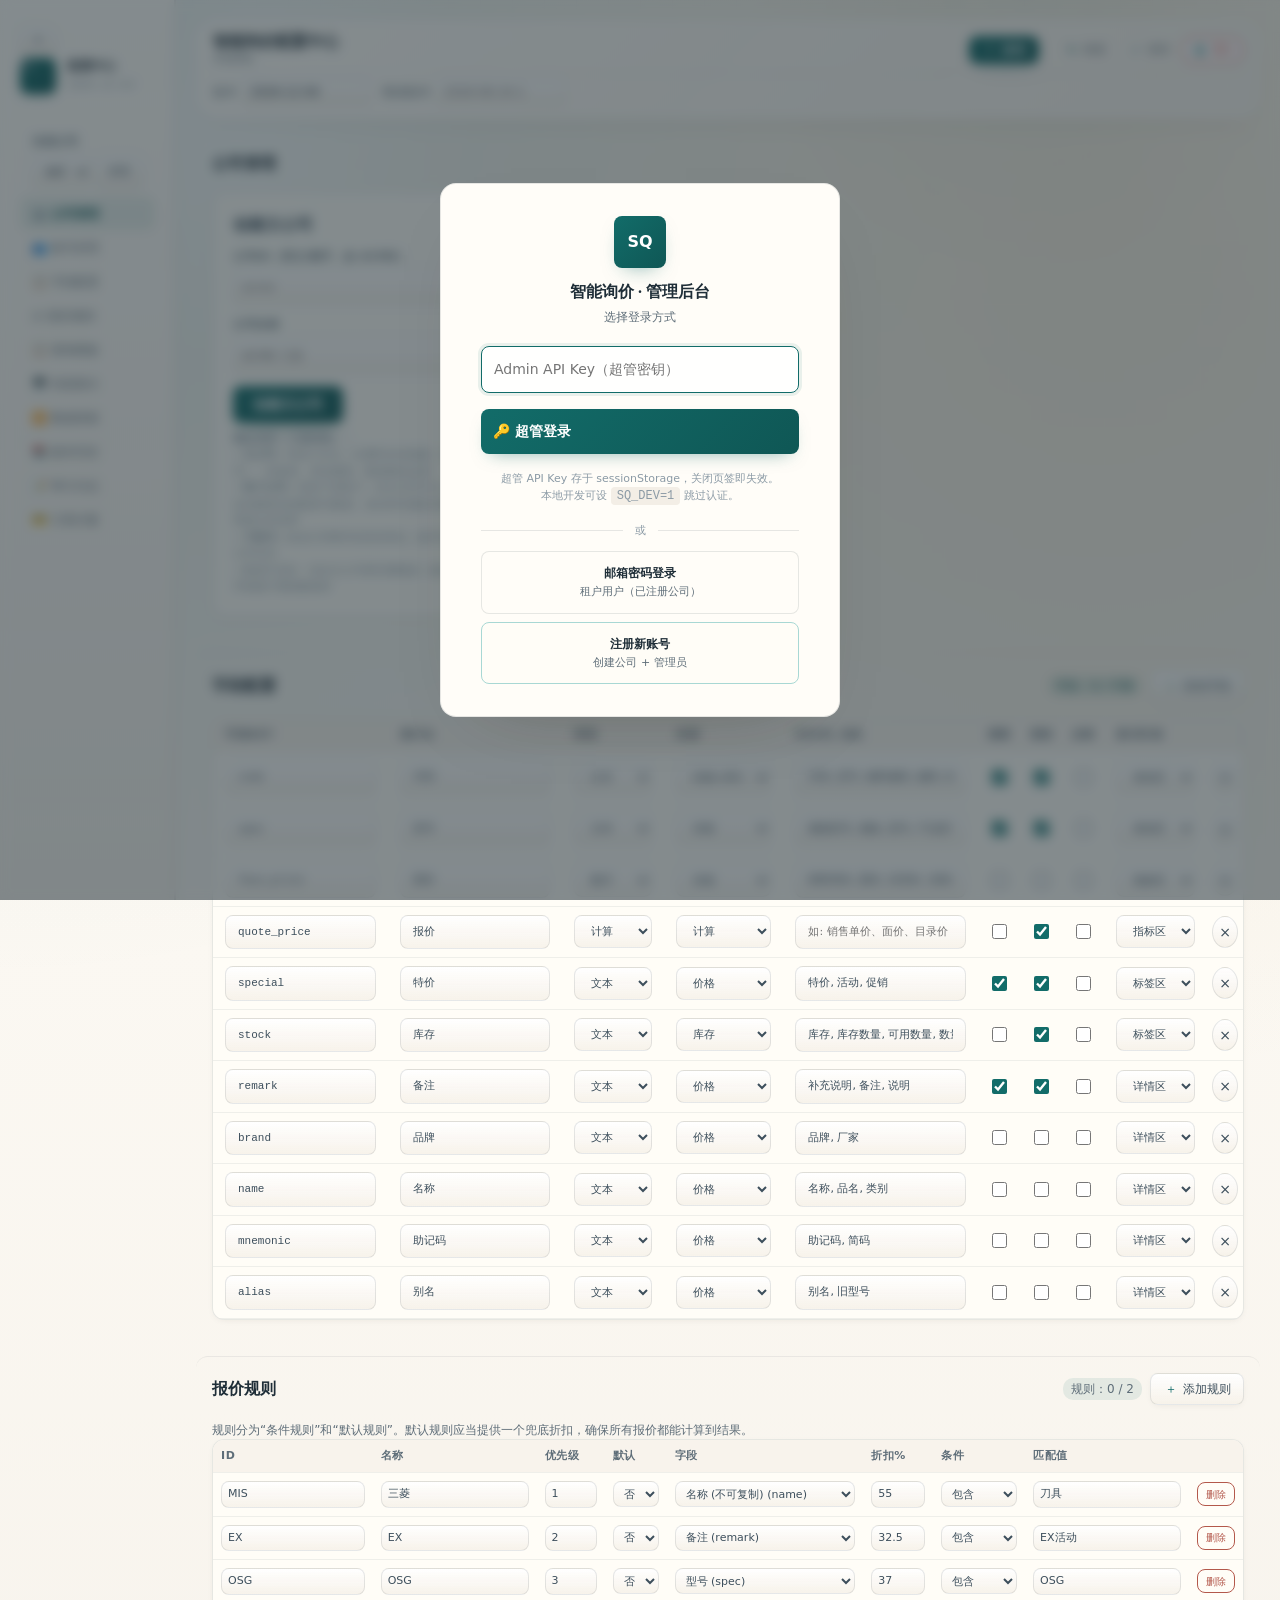
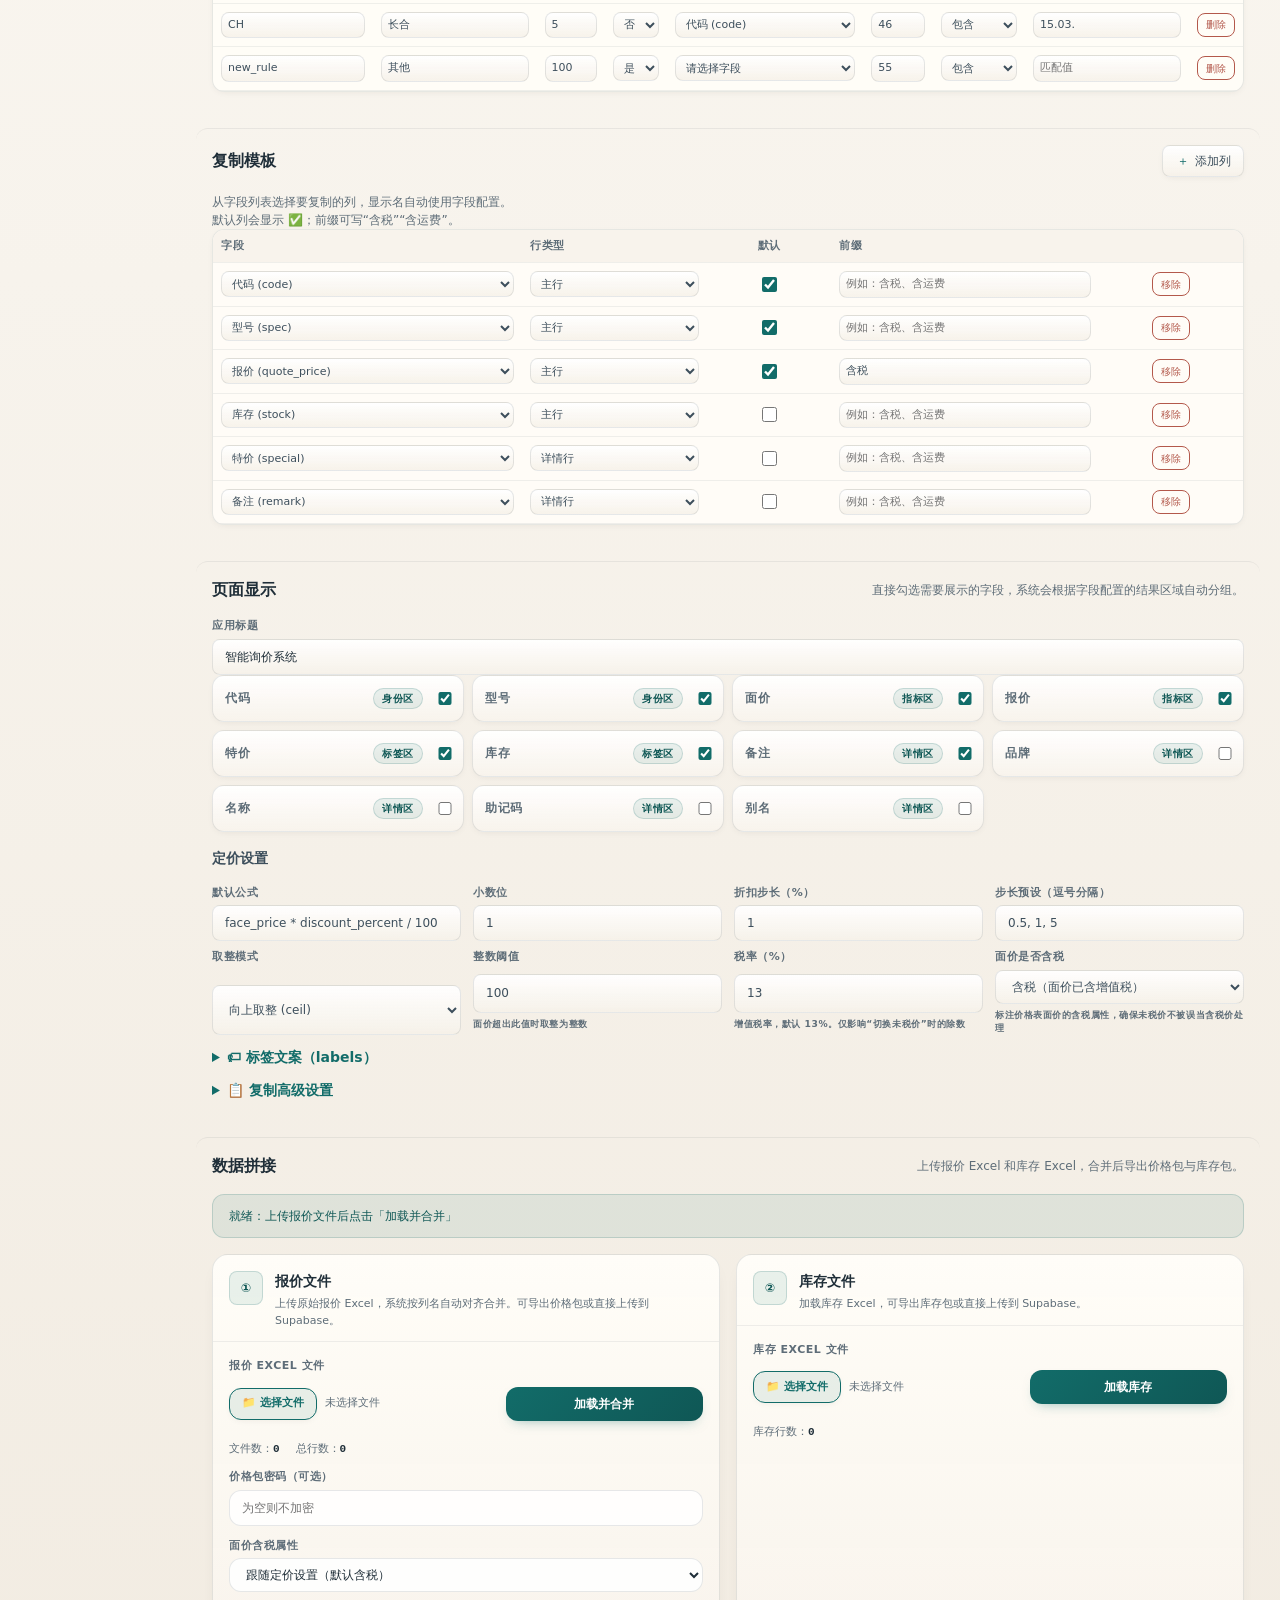
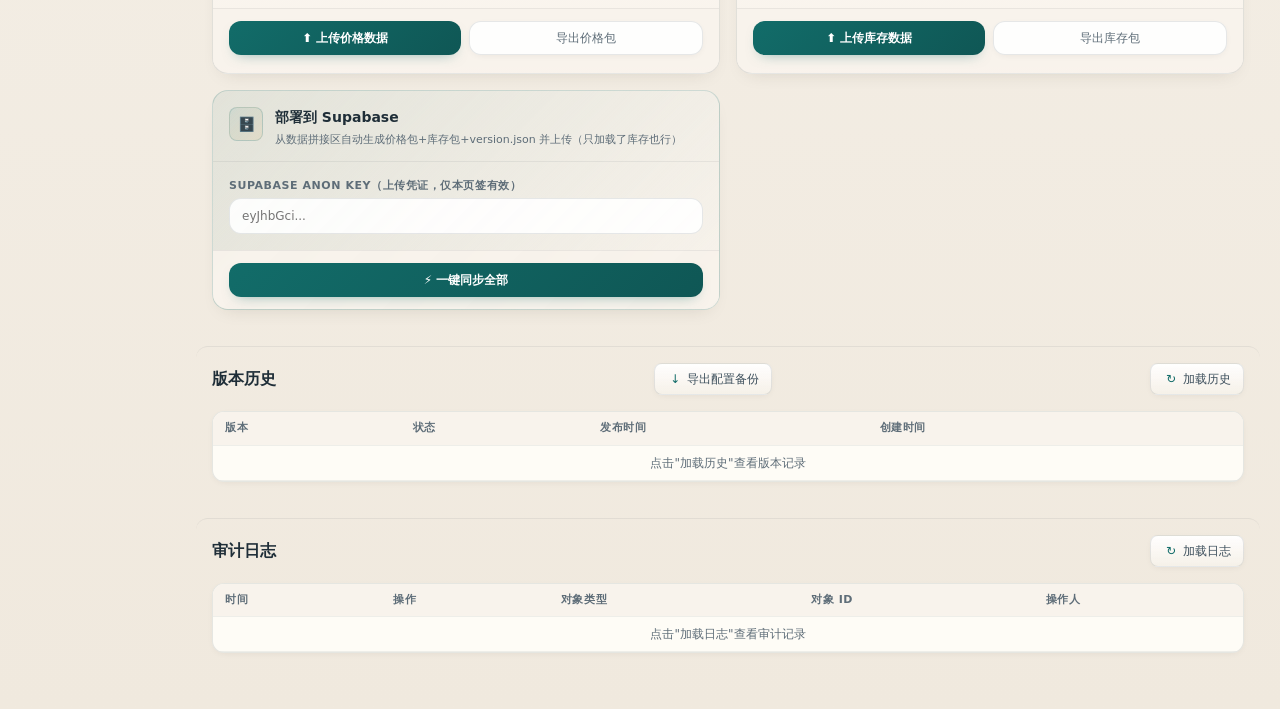
<file: admin/index.html>
<!doctype html>
<html lang="zh-CN">
<head>
  <meta charset="utf-8">
  <meta name="viewport" content="width=device-width, initial-scale=1">
  <title>智能询价 · 管理后台</title>
  <link rel="stylesheet" href="./styles/base.css?v=14">
  <link rel="stylesheet" href="./styles/layout.css?v=14">
  <link rel="stylesheet" href="./styles/forms.css?v=19">
  <link rel="stylesheet" href="./styles/results.css?v=15">
  <link rel="stylesheet" href="./styles/modals.css?v=13">
  <link rel="stylesheet" href="./styles/responsive.css?v=23">
</head>
<body>
  <!-- 登录遮罩层 -->
  <div id="loginOverlay" class="login-overlay" style="display:none;">
    <div class="login-card">
      <div class="login-logo">SQ</div>
      <h2>智能询价 · 管理后台</h2>
      <p class="login-sub">选择登录方式</p>
      <div id="loginError" class="login-error"></div>
      <input id="loginApiKeyInput" class="login-input" type="password" placeholder="Admin API Key（超管密钥）" autocomplete="off" />
      <button id="loginBtn" type="button" class="login-btn">🔑 超管登录</button>
      <p class="login-hint">超管 API Key 存于 sessionStorage，关闭页签即失效。<br>本地开发可设 <code>SQ_DEV=1</code> 跳过认证。</p>
      <div class="login-divider"><span>或</span></div>
      <div class="login-alt-buttons">
        <a href="login.html" class="login-alt-btn">
          <strong>邮箱密码登录</strong>
          <small>租户用户（已注册公司）</small>
        </a>
        <a href="register.html" class="login-alt-btn register">
          <strong>注册新账号</strong>
          <small>创建公司 + 管理员</small>
        </a>
      </div>
    </div>
  </div>

  <div class="shell">
    <!-- 手机版侧栏遮罩 -->
    <div class="sidebar-overlay" id="sidebarOverlay"></div>

    <aside class="rail" id="sidebarRail">
      <button class="close-sidebar close-sidebar-desktop" id="closeSidebarBtn" type="button" aria-label="关闭菜单">✕</button>
      <div class="brand">
        <span class="brand-mark">SQ</span>
        <div>
          <strong>配置中心</strong>
          <span id="activeRevision">未发布</span>
        </div>
      </div>
      <!-- 公司选择器 -->
      <div class="company-selector">
        <label class="company-selector-label">当前公司</label>
        <div class="company-selector-row">
          <select id="companySelect">
            <option value="default">default（默认）</option>
          </select>
          <button id="manageCompaniesBtn" type="button">管理</button>
        </div>
      </div>
      <nav class="nav">
        <a href="#companies">🏢 公司管理</a>
        <a href="users.html">👥 账号管理</a>
        <a href="#fields">📋 字段配置</a>
        <a href="#rules">⚖️ 报价规则</a>
        <a href="#copy">📋 复制模板</a>
        <a href="#ui-config">🖥️ 页面显示</a>
        <a href="#merger">🔀 数据拼接</a>
        <a href="#history">📚 版本历史</a>
        <a href="#audit" data-feature="audit_log">📝 审计日志</a>
        <a href="billing.html" target="_blank">💳 订阅方案</a>
      </nav>
    </aside>

    <main class="workspace">
      <header class="topbar">
        <div class="topbar-row topbar-main">
          <div class="topbar-left">
            <button class="menu-toggle" id="menuToggle" type="button" aria-label="菜单" title="展开菜单">
              <span class="menu-icon-bar"></span>
              <span class="menu-icon-bar"></span>
              <span class="menu-icon-bar"></span>
            </button>
            <div>
              <h1>智能询价配置中心</h1>
              <p id="statusText" role="status" aria-live="polite">本地草稿</p>
            </div>
          </div>
          <div class="actions top-actions">
            <div class="primary-actions">
              <button id="publishBtn" class="primary" type="button"><span aria-hidden="true">↑</span> 发布</button>
            </div>
            <div class="secondary-actions">
              <button id="loadConfigBtn" type="button" title="从后端数据库加载已发布的配置覆盖当前草稿"><span aria-hidden="true">↻</span> 恢复</button>
              <button id="saveDraftBtn" type="button" title="保存为草稿"><span aria-hidden="true">✓</span> 保存</button>
              <button id="logoutBtn" type="button" title="退出登录（清除 API Key）" onclick="logoutAdmin()" class="btn-logout"><span aria-hidden="true">⏻</span> 退出</button>
            </div>
          </div>
        </div>
        <div class="topbar-row topbar-fields">
          <label>版本 <input id="revision" value=""></label>
          <label>数据版本 <input id="configVersion" placeholder="2026-06-24.1"></label>
        </div>
        <!-- 手机版：章节快速定位条（滚动感知高亮，桌面端隐藏） -->
        <nav class="chip-nav" id="chipNav" aria-label="章节快速定位">
          <a href="#companies">公司管理</a>
          <a href="#fields">字段配置</a>
          <a href="#rules">报价规则</a>
          <a href="#copy">复制模板</a>
          <a href="#ui-config">页面显示</a>
          <a href="#merger">数据拼接</a>
          <a href="#history">版本历史</a>
          <a href="#audit" data-feature="audit_log">审计日志</a>
        </nav>
      </header>
<!-- 公司管理 -->
<section id="companies" class="band" style="scroll-margin-top:130px;">
<div class="section-head">
<h2>公司管理</h2>
</div>
<div class="company-layout">
  <!-- 创建主公司：所有角色可见（账号配额 max_companies 内自助创建；
       租户面板显示剩余配额，超管不受限） -->
  <div class="company-create-panel">
    <h3>创建主公司</h3>
    <div class="field-block">
      <label class="field-label">公司ID（英文/数字，如 acme）</label>
      <input id="newCompanyId" type="text" placeholder="acme">
    </div>
    <div class="field-block">
      <label class="field-label">公司名称</label>
      <input id="newCompanyName" type="text" placeholder="ACME 刀具">
    </div>
    <button id="createCompanyBtn" type="button" class="create-btn">创建主公司</button>
    <p class="field-hint" id="companyQuotaHint" style="margin-top:var(--sp-2);"></p>
    <p class="field-hint" style="margin-top:var(--sp-2);">
      <strong>概念说明（三级结构）：</strong><br>
      • <strong>主公司</strong>＝你的工作台（注册时自动创建，也可按订阅配额多开）：价格表、折扣规则、数据都在这里<br>
      • <strong>客户公司</strong>＝你的下游客户：在主公司卡片上「添加客户」创建，自动继承你的配置与数据，各自有专属访问链接（无需注册登录）和独立利润率<br>
      • <strong>子账号</strong>＝给自己同事开的登录席位（账号管理页添加），和客户公司无关<br>
      • 数据可见性：你在主公司看完整数据（面价/折扣），客户公司打开链接只看脱敏报价
    </p>
  </div>
  <!-- 公司列表（树形） -->
  <div class="company-list-panel">
    <h3>已有公司</h3>
    <div id="companyList">
      <p class="company-list-hint">加载中...</p>
    </div>
  </div>
</div>
</section>

      <!-- 字段配置 -->
      <section id="fields" class="band" style="scroll-margin-top:130px;">
        <div class="section-head">
          <h2>字段配置</h2>
          <div style="display:flex;align-items:center;gap:8px;">
            <span id="fieldQuota" class="quota-counter quota-unlimited">字段：0 / 不限</span>
            <button id="addFieldBtn" type="button"><span aria-hidden="true">＋</span>添加字段</button>
          </div>
        </div>
        <div class="table-wrap">
          <table class="fields-table">
            <thead>
              <tr>
                <th>字段Key</th>
                <th>显示名</th>
                <th>类型</th>
                <th>来源</th>
                <th>Excel 别名</th>
                <th>搜索</th>
                <th>复制</th>
                <th>必填</th>
                <th>显示区域</th>
                <th></th>
              </tr>
            </thead>
            <tbody id="fieldRows"></tbody>
          </table>
        </div>
      </section>

      <!-- 报价规则 -->
      <section id="rules" class="band" style="scroll-margin-top:130px;">
        <div class="section-head">
          <h2>报价规则</h2>
          <div style="display:flex;align-items:center;gap:8px;">
            <span id="ruleQuota" class="quota-counter">规则：0 / 2</span>
            <button id="addRuleBtn" type="button"><span aria-hidden="true">＋</span>添加规则</button>
          </div>
        </div>
        <p class="hint">规则分为“条件规则”和“默认规则”。默认规则应当提供一个兜底折扣，确保所有报价都能计算到结果。</p>
        <div id="ruleRows" class="rule-list"></div>
      </section>

      <!-- 复制模板 -->
      <section id="copy" class="band" style="scroll-margin-top:130px;">
        <div class="section-head">
          <h2>复制模板</h2>
          <button id="addCopyColumnBtn" type="button"><span aria-hidden="true">＋</span> 添加列</button>
        </div>
        <p class="hint">从字段列表选择要复制的列，显示名自动使用字段配置。</p>
        <p class="hint">默认列会显示 ✅；前缀可写“含税”“含运费”。</p>
        <div id="copyRows" class="copy-list"></div>
      </section>

      <!-- 页面显示配置 -->
      <section id="ui-config" class="band" style="scroll-margin-top:130px;">
        <div class="section-head">
          <h2>页面显示</h2>
          <p class="hint">直接勾选需要展示的字段，系统会根据字段配置的结果区域自动分组。</p>
        </div>
        <div class="form-grid">
          <label class="wide">应用标题<input id="uiAppTitle" value="智能询价系统"></label>
        </div>
        <div id="uiFieldLayout" class="ui-field-layout"></div>
        <div class="section-head" style="margin-top:16px;">
          <h3>定价设置</h3>
        </div>
        <div class="pricing-grid">
          <label>默认公式<input id="pricingFormula" value="face_price * discount_percent / 100"></label>
          <label>小数位<input id="pricingDecimals" type="number" value="1" min="0" max="4"></label>
          <label>折扣步长（%）<input id="pricingDiscountStep" type="number" value="0.1" min="0.1" max="50" step="0.1"></label>
          <label>步长预设（逗号分隔）<input id="pricingDiscountStepPresets" value="0.1, 0.5, 1" placeholder="0.1, 0.5, 1"></label>
        </div>
        <div class="pricing-grid" style="margin-top:8px;">
          <label>取整模式<select id="pricingRoundMode">
            <option value="ceil">向上取整 (ceil)</option>
            <option value="floor">向下取整 (floor)</option>
            <option value="round">四舍五入 (round)</option>
          </select></label>
          <label>整数阈值<input id="pricingIntegerAbove" type="number" value="100"><small>面价超出此值时取整为整数</small></label>
          <label>税率（%）<input id="pricingTaxRate" type="number" value="13" min="0" max="100" step="1"><small>增值税率，默认 13%。仅影响“切换未税价”时的除数</small></label>
          <label>面价是否含税<select id="pricingFacePriceTaxInclusive">
            <option value="true" selected>含税（面价已含增值税）</option>
            <option value="false">未税（上传时自动转为含税存储）</option>
          </select><small>标注价格表面价的含税属性，确保未税价不被误当含税价处理</small></label>
        </div>

        <!-- 数据来源配置已移除：base_url 在公司管理「数据源」按钮配置，其余文件名走默认值 -->
        <!-- 标签文案配置 -->
        <details style="margin-top:12px;cursor:pointer;">
          <summary style="font-weight:600;color:var(--accent);"><span aria-hidden="true">🏷</span> 标签文案（labels）</summary>
          <div class="labels-grid" style="margin-top:12px;">
            <label>搜索按钮<input id="lblSearchBtn" placeholder="智能查询"></label>
            <label>库存查询按钮<input id="lblStockBtn" placeholder="库存查询"></label>
            <label>三菱库存按钮<input id="lblMmcBtn" placeholder="三菱库存"></label>
            <label>复制按钮<input id="lblCopyBtn" placeholder="复制勾选"></label>
            <label>勾选标签<input id="lblSelected" placeholder="勾选"></label>
            <label>配置按钮<input id="lblConfig" placeholder="配置"></label>
            <label>输入标题<input id="lblInputTitle" placeholder="输入"></label>
            <label>结果标题<input id="lblResultTitle" placeholder="结果"></label>
            <label>查询占位符<input id="lblQueryPlaceholder" placeholder="请输入规格型号..."></label>
            <label>空提示<input id="lblEmptyHint" placeholder="支持规格、代码..."></label>
            <label>库存前缀<input id="lblStockPrefix" placeholder="库存 "></label>
          </div>
        </details>

        <!-- 复制高级设置 -->
        <details style="margin-top:12px;cursor:pointer;">
          <summary style="font-weight:600;color:var(--accent);"><span aria-hidden="true">📋</span> 复制高级设置</summary>
          <div class="copy-advanced-grid" style="margin-top:12px;">
            <label>空值替换<input id="copyEmptyValue" placeholder="留空则输出空字符串"></label>
            <label>价格前缀<input id="copyPricePrefix" placeholder="含税"></label>
          </div>
        </details>
      </section>

      <!-- 数据拼接 -->
            <section id="merger" class="band" style="scroll-margin-top:130px;">
              <div class="section-head">
                <h2>数据拼接</h2>
                <p class="hint">上传报价 Excel 和库存 Excel，合并后导出价格包与库存包。</p>
              </div>
              <div id="merger-statusBox" class="merger-status info">就绪</div>

              <div class="merger-cards">

                <!-- 报价文件（合并：加载+导出+上传到Supabase+密码） -->
                <div class="mcard">
                  <div class="mcard-head">
                    <span class="mcard-icon">①</span>
                    <div>
                      <h3>报价文件</h3>
                      <p class="mcard-desc">上传原始报价 Excel，系统按列名自动对齐合并。可导出价格包或直接上传到 Supabase。</p>
                    </div>
                  </div>
                  <div class="mcard-body">
                    <div class="mcard-label">报价 Excel 文件</div>
                    <div class="file-picker">
                      <button type="button" class="file-picker-btn" id="merger-priceFilesBtn">📁 选择文件</button>
                      <span class="file-picker-name" id="merger-priceFileName">未选择文件</span>
                      <input id="merger-priceFiles" type="file" accept=".xlsx,.xls" multiple hidden>
                      <button id="merger-loadPriceBtn" type="button" class="mcard-btn primary" style="margin-left:auto;flex-shrink:0;">加载并合并</button>
                    </div>
                    <div class="mcard-meta">
                      <span>文件数：<strong id="merger-fileCount">0</strong></span>
                      <span>总行数：<strong id="merger-rowCount">0</strong></span>
                    </div>
                    <label class="mcard-label" data-feature="bundle_encryption">价格包密码（可选）
                      <input id="merger-pricePassword" type="password" placeholder="为空则不加密" class="mcard-input">
                    </label>
                    <label class="mcard-label">面价含税属性
                      <select id="merger-facePriceTaxInclusive" class="mcard-input">
                        <option value="">跟随定价设置（默认含税）</option>
                        <option value="true">含税（面价已含增值税）</option>
                        <option value="false">未税（加载时自动转为含税）</option>
                      </select>
                    </label>
                  </div>
                  <div class="mcard-foot">
                    <button id="merger-uploadBackendPriceBtn" type="button" class="mcard-btn primary">⬆ 上传价格数据</button>
                    <button id="merger-exportPriceBtn" type="button" class="mcard-btn secondary">导出价格包</button>
                  </div>
                  <p class="mcard-desc" id="backendUploadPriceStatus" style="margin-top:6px;"></p>
                </div>

                <!-- 库存文件（合并：加载+导出+上传到Supabase） -->
                <div class="mcard">
                  <div class="mcard-head">
                    <span class="mcard-icon">②</span>
                    <div>
                      <h3>库存文件</h3>
                      <p class="mcard-desc">加载库存 Excel，可导出库存包或直接上传到 Supabase。</p>
                    </div>
                  </div>
                  <div class="mcard-body">
                    <div class="mcard-label">库存 Excel 文件</div>
                    <div class="file-picker">
                      <button type="button" class="file-picker-btn" id="merger-stockFilesBtn">📁 选择文件</button>
                      <span class="file-picker-name" id="merger-stockFileName">未选择文件</span>
                      <input id="merger-stockFiles" type="file" accept=".xlsx,.xls" multiple hidden>
                      <button id="merger-loadStockBtn" type="button" class="mcard-btn primary" style="margin-left:auto;flex-shrink:0;">加载库存</button>
                    </div>
                    <div class="mcard-meta">
                      <span>库存行数：<strong id="merger-stockCount">0</strong></span>
                    </div>
                  </div>
                  <div class="mcard-foot">
                    <button id="merger-uploadBackendStockBtn" type="button" class="mcard-btn primary">⬆ 上传库存数据</button>
                    <button id="merger-exportStockBtn" type="button" class="mcard-btn secondary">导出库存包</button>
                  </div>
                  <p class="mcard-desc" id="backendUploadStockStatus" style="margin-top:6px;"></p>
                </div>

                <!-- 隐藏的备用文件选择器（admin/app.js 回退逻辑用） -->
                <input id="sb-priceFileInput" type="file" accept=".json" hidden>
                <input id="sb-stockFileInput" type="file" accept=".json" hidden>

<div class="mcard mcard--highlight" data-feature="supabase_deploy">
  <div class="mcard-head">
    <span class="mcard-icon mcard-icon--accent">🗄️</span>
    <div>
      <h3>部署到 Supabase</h3>
      <p class="mcard-desc">从数据拼接区自动生成价格包+库存包+version.json 并上传（只加载了库存也行）</p>
    </div>
  </div>
  <div class="mcard-body">
    <!-- Base URL 自动从公司数据源注入，无需手动填写 -->
    <input id="sb-baseUrl" type="hidden">
    <label class="mcard-label">Supabase Anon Key（上传凭证，仅本页签有效）
      <input id="sb-anonKey" type="password" placeholder="eyJhbGci..." class="mcard-input">
    </label>
  </div>
  <div class="mcard-foot">
    <button id="sb-syncAllBtn" type="button" class="mcard-btn primary mcard-btn--wide">⚡ 一键同步全部</button>
  </div>
</div>
<div id="sb-statusBar" class="supabase-status"></div>

                              </div><!-- /.merger-cards -->

              <!-- 隐藏：merger-app.js 仍需要这些 DOM 节点，但不在 UI 中显示 -->
              <textarea id="merger-appConfig" style="display:none;"></textarea>
              <pre id="merger-configPreview" style="display:none;"></pre>
            </section>


      <!-- 版本历史 -->
      <section id="history" class="band" style="scroll-margin-top:130px;">
        <div class="section-head">
          <h2>版本历史</h2>
            <div class="actions publish-actions">
              <button id="exportJsonBtn" type="button"><span aria-hidden="true">↓</span>导出配置备份</button>
            </div>
          <button id="loadHistoryBtn" type="button"><span aria-hidden="true">↻</span>加载历史</button>
        </div>
        <div class="table-wrap">
          <table id="historyTable">
            <thead>
              <tr>
                <th>版本</th>
                <th>状态</th>
                <th>发布时间</th>
                <th>创建时间</th>
                <th></th>
              </tr>
            </thead>
            <tbody id="historyRows">
              <tr><td colspan="5" style="color:var(--muted);text-align:center;">点击"加载历史"查看版本记录</td></tr>
            </tbody>
          </table>
        </div>
      </section>

      <!-- 审计日志 -->
      <section id="audit" class="band" data-feature="audit_log" style="scroll-margin-top:130px;">
        <div class="section-head">
          <h2>审计日志</h2>
          <button id="loadAuditBtn" type="button"><span aria-hidden="true">↻</span>加载日志</button>
        </div>
        <div class="table-wrap">
          <table>
            <thead>
              <tr>
                <th>时间</th>
                <th>操作</th>
                <th>对象类型</th>
                <th>对象 ID</th>
                <th>操作人</th>
              </tr>
            </thead>
            <tbody id="auditRows">
              <tr><td colspan="5" style="color:var(--muted);text-align:center;">点击"加载日志"查看审计记录</td></tr>
            </tbody>
          </table>
        </div>
      </section>
    </main>

<!-- SheetJS 自托管（admin/lib/xlsx.full.min.js，官方 xlsx-0.20.2 版）：消除第三方 CDN 供应链风险 -->
<script src="./lib/xlsx.full.min.js"></script>
<script src="./lib/config-core.js?v=12"></script>
<script src="./lib/data-utils.js?v=12"></script>
<script src="./lib/bundle-utils.js?v=10"></script>
<script src="./lib/export-utils.js?v=10"></script>
<script src="./merger-app.js?v=17"></script>
<script src="./lib/admin-core.js?v=23"></script>
<script src="./lib/session-panel.js?v=7"></script>
<script src="./lib/companies.js?v=34"></script>
<script src="./lib/tiers.js?v=18"></script>
<script src="./lib/supabase-deploy.js?v=20"></script>
<script src="./lib/standalone-html.js?v=18"></script>
<script src="./lib/config-collect.js?v=17"></script>
<script src="./lib/config-render.js?v=20"></script>
<script src="./lib/config-api.js?v=18"></script>
<script src="./lib/event-bindings.js?v=23"></script>
<script src="./app.js?v=18"></script>
</body>
</html>
</file>
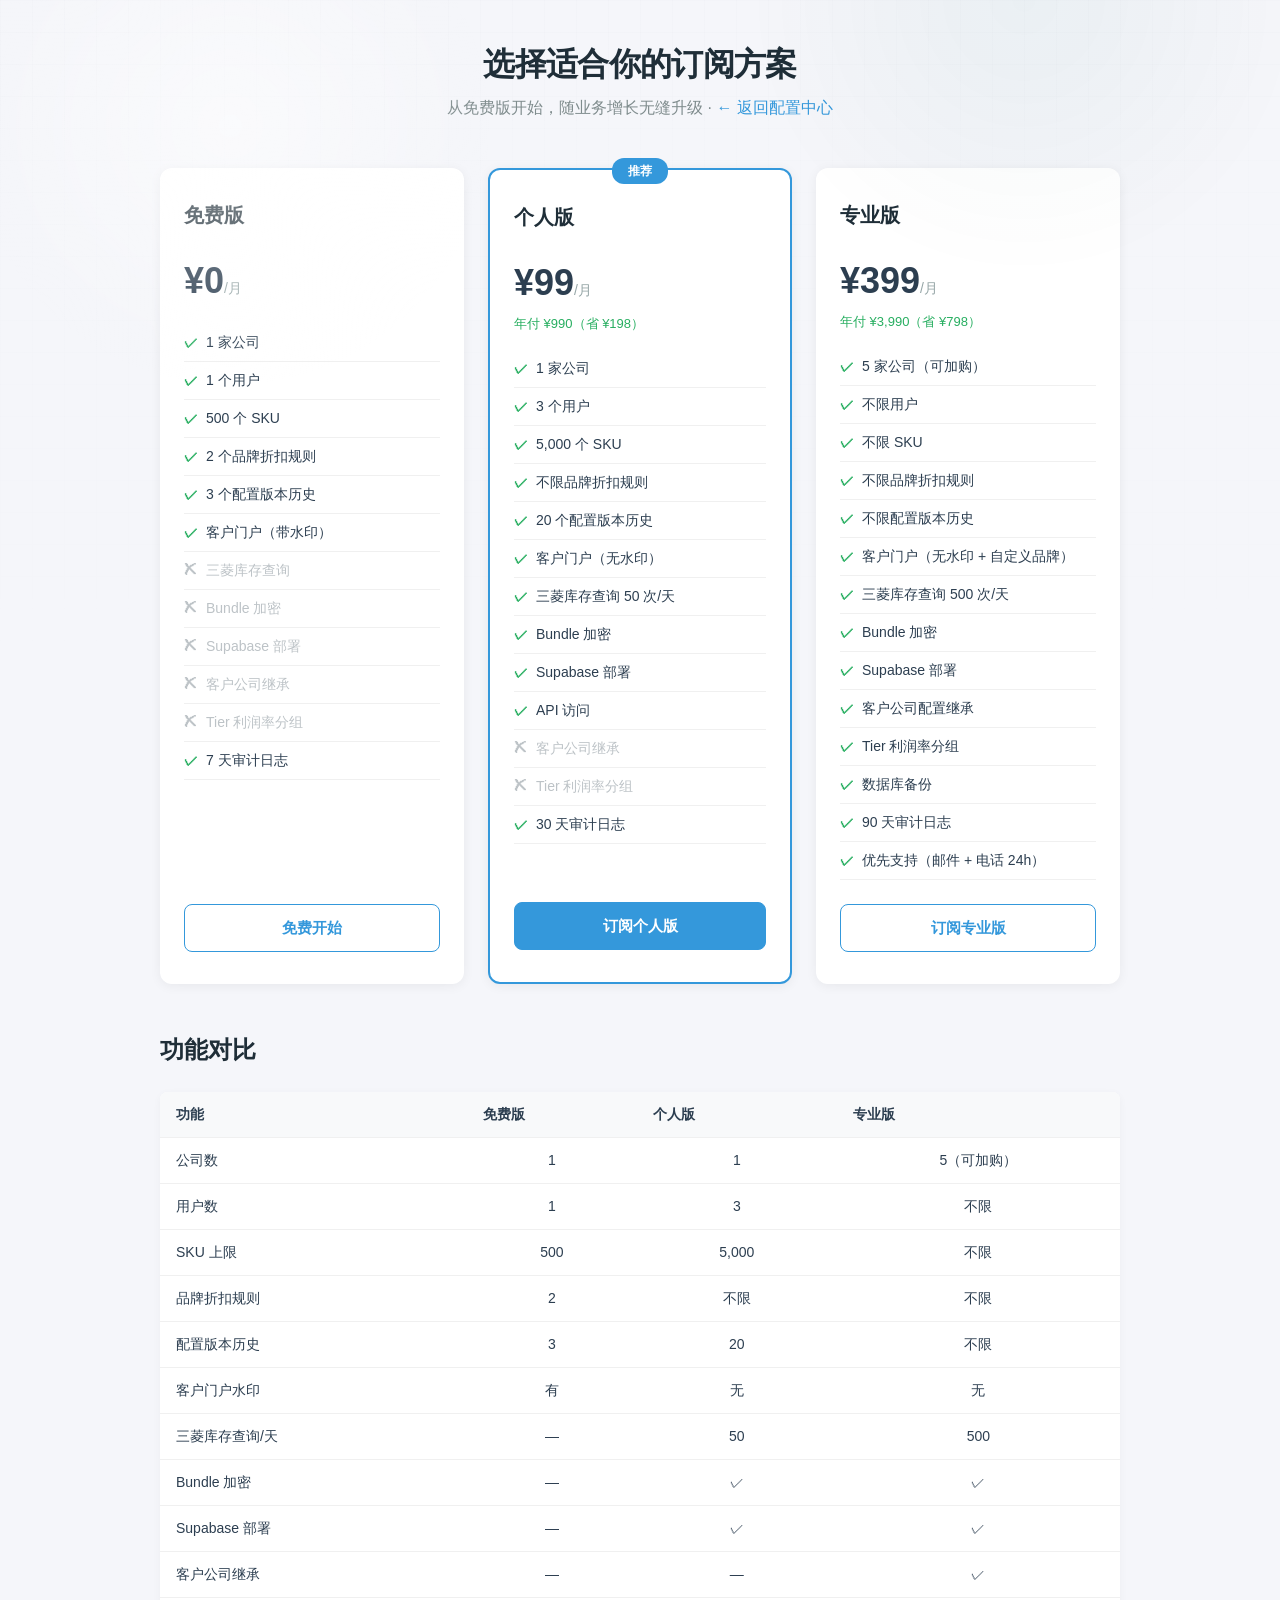
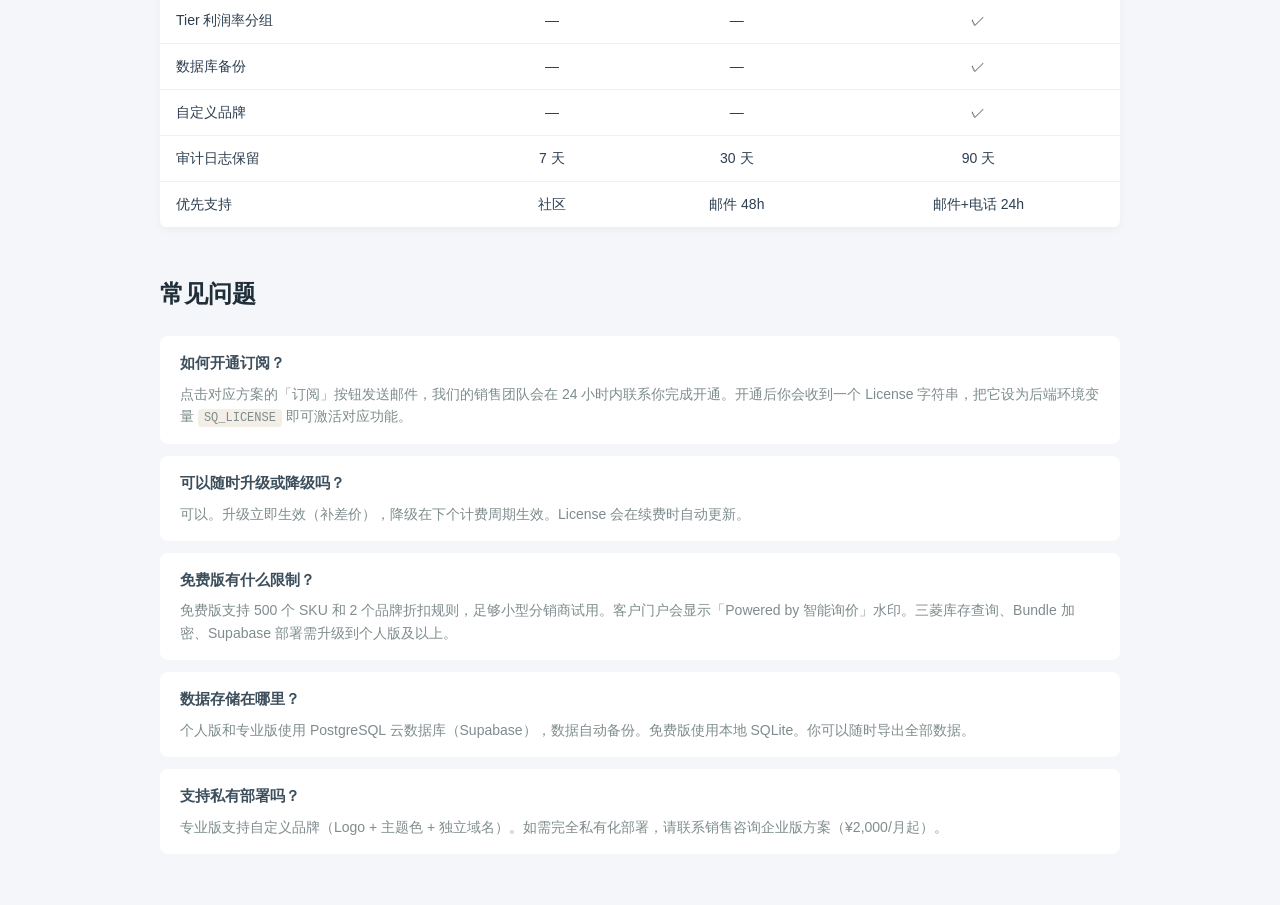
<file: admin/billing.html>
<!DOCTYPE html>
<html lang="zh-CN">
<head>
  <meta charset="UTF-8">
  <meta name="viewport" content="width=device-width, initial-scale=1.0">
  <title>订阅方案 — 智能询价</title>
  <link rel="stylesheet" href="./styles/base.css?v=1">
  <style>
    body {
      font-family: -apple-system, BlinkMacSystemFont, "Segoe UI", "PingFang SC", "Microsoft YaHei", sans-serif;
      background: #f5f6fa;
      margin: 0;
      padding: 40px 20px;
      color: #2c3e50;
    }
    .container { max-width: 960px; margin: 0 auto; }
    .header { text-align: center; margin-bottom: 48px; }
    .header h1 { font-size: 32px; font-weight: 700; margin: 0 0 8px; }
    .header p { font-size: 16px; color: #7f8c8d; margin: 0; }
    .header a { color: #3498db; text-decoration: none; }

    .plans {
      display: grid;
      grid-template-columns: repeat(3, 1fr);
      gap: 24px;
      margin-bottom: 48px;
    }
    @media (max-width: 768px) {
      .plans { grid-template-columns: 1fr; }
    }

    .plan {
      background: #fff;
      border-radius: 12px;
      padding: 32px 24px;
      box-shadow: 0 2px 12px rgba(0,0,0,0.06);
      position: relative;
      display: flex;
      flex-direction: column;
    }
    .plan.recommended { border: 2px solid #3498db; }
    .plan .badge {
      position: absolute;
      top: -12px;
      left: 50%;
      transform: translateX(-50%);
      background: #3498db;
      color: #fff;
      font-size: 12px;
      font-weight: 600;
      padding: 4px 16px;
      border-radius: 12px;
    }
    .plan h2 { font-size: 20px; margin: 0 0 8px; }
    .plan .price { font-size: 36px; font-weight: 700; margin: 16px 0; }
    .plan .price .unit { font-size: 14px; font-weight: 400; color: #95a5a6; }
    .plan .price .yearly { display: block; font-size: 13px; color: #27ae60; font-weight: 400; margin-top: 4px; }
    .plan ul { list-style: none; padding: 0; margin: 0 0 24px; flex: 1; }
    .plan li { padding: 8px 0; border-bottom: 1px solid #f0f0f0; font-size: 14px; }
    .plan li:before { content: "✓"; color: #27ae60; font-weight: 700; margin-right: 8px; }
    .plan li.disabled { color: #bdc3c7; }
    .plan li.disabled:before { content: "✗"; color: #bdc3c7; }
    .plan .cta {
      display: block;
      width: 100%;
      padding: 12px;
      text-align: center;
      border-radius: 8px;
      font-size: 15px;
      font-weight: 600;
      text-decoration: none;
      border: 1px solid #3498db;
      color: #3498db;
      background: #fff;
      cursor: pointer;
    }
    .plan.recommended .cta { background: #3498db; color: #fff; }

    .comparison { margin-top: 48px; }
    .comparison h2 { font-size: 24px; margin-bottom: 24px; }
    .comparison table { width: 100%; border-collapse: collapse; background: #fff; border-radius: 8px; overflow: hidden; box-shadow: 0 2px 8px rgba(0,0,0,0.04); }
    .comparison th, .comparison td { padding: 12px 16px; text-align: left; border-bottom: 1px solid #f0f0f0; font-size: 14px; }
    .comparison th { background: #f8f9fa; font-weight: 600; }
    .comparison td:not(:first-child) { text-align: center; }

    .faq { margin-top: 48px; }
    .faq h2 { font-size: 24px; margin-bottom: 24px; }
    .faq-item { background: #fff; border-radius: 8px; padding: 16px 20px; margin-bottom: 12px; }
    .faq-item h3 { font-size: 15px; margin: 0 0 8px; }
    .faq-item p { font-size: 14px; color: #7f8c8d; margin: 0; line-height: 1.6; }

    .current-tier {
      background: #fff;
      border-radius: 8px;
      padding: 16px 20px;
      margin-bottom: 32px;
      display: flex;
      align-items: center;
      justify-content: space-between;
    }
    .current-tier .label { font-size: 14px; color: #7f8c8d; }
    .current-tier .tier-name { font-size: 18px; font-weight: 600; }
    .current-tier .expires { font-size: 13px; color: #95a5a6; }
  </style>
</head>
<body>
  <div class="container">
    <div class="header">
      <h1>选择适合你的订阅方案</h1>
      <p>从免费版开始，随业务增长无缝升级 · <a href="index.html">← 返回配置中心</a></p>
    </div>

    <div id="currentTierInfo" class="current-tier" style="display:none;">
      <div>
        <span class="label">当前订阅：</span>
        <span class="tier-name" id="currentTierName">—</span>
        <span style="margin-left:16px;font-size:13px;color:#95a5a6;" id="currentTierRole"></span>
      </div>
      <div class="expires" id="currentTierExpires"></div>
    </div>
    <div id="devModeNotice" style="display:none;background:#fff3cd;border:1px solid #ffeaa7;border-radius:8px;padding:12px 16px;margin-bottom:24px;font-size:13px;color:#856404;"></div>

    <div class="plans">
      <div class="plan">
        <h2>免费版</h2>
        <div class="price">¥0<span class="unit">/月</span></div>
        <ul>
          <li>1 家公司</li>
          <li>1 个用户</li>
          <li>500 个 SKU</li>
          <li>2 个品牌折扣规则</li>
          <li>3 个配置版本历史</li>
          <li>客户门户（带水印）</li>
          <li class="disabled">三菱库存查询</li>
          <li class="disabled">Bundle 加密</li>
          <li class="disabled">Supabase 部署</li>
          <li class="disabled">客户公司继承</li>
          <li class="disabled">Tier 利润率分组</li>
          <li>7 天审计日志</li>
        </ul>
        <a href="mailto:k2951314@163.com?subject=免费版开通" class="cta">免费开始</a>
      </div>

      <div class="plan recommended">
        <span class="badge">推荐</span>
        <h2>个人版</h2>
        <div class="price">¥99<span class="unit">/月</span><span class="yearly">年付 ¥990（省 ¥198）</span></div>
        <ul>
          <li>1 家公司</li>
          <li>3 个用户</li>
          <li>5,000 个 SKU</li>
          <li>不限品牌折扣规则</li>
          <li>20 个配置版本历史</li>
          <li>客户门户（无水印）</li>
          <li>三菱库存查询 50 次/天</li>
          <li>Bundle 加密</li>
          <li>Supabase 部署</li>
          <li>API 访问</li>
          <li class="disabled">客户公司继承</li>
          <li class="disabled">Tier 利润率分组</li>
          <li>30 天审计日志</li>
        </ul>
        <a href="mailto:k2951314@163.com?subject=个人版订阅" class="cta">订阅个人版</a>
      </div>

      <div class="plan">
        <h2>专业版</h2>
        <div class="price">¥399<span class="unit">/月</span><span class="yearly">年付 ¥3,990（省 ¥798）</span></div>
        <ul>
          <li>5 家公司（可加购）</li>
          <li>不限用户</li>
          <li>不限 SKU</li>
          <li>不限品牌折扣规则</li>
          <li>不限配置版本历史</li>
          <li>客户门户（无水印 + 自定义品牌）</li>
          <li>三菱库存查询 500 次/天</li>
          <li>Bundle 加密</li>
          <li>Supabase 部署</li>
          <li>客户公司配置继承</li>
          <li>Tier 利润率分组</li>
          <li>数据库备份</li>
          <li>90 天审计日志</li>
          <li>优先支持（邮件 + 电话 24h）</li>
        </ul>
        <a href="mailto:k2951314@163.com?subject=专业版订阅" class="cta">订阅专业版</a>
      </div>
    </div>

    <div class="comparison">
      <h2>功能对比</h2>
      <table>
        <thead>
          <tr>
            <th>功能</th>
            <th>免费版</th>
            <th>个人版</th>
            <th>专业版</th>
          </tr>
        </thead>
        <tbody>
          <tr><td>公司数</td><td>1</td><td>1</td><td>5（可加购）</td></tr>
          <tr><td>用户数</td><td>1</td><td>3</td><td>不限</td></tr>
          <tr><td>SKU 上限</td><td>500</td><td>5,000</td><td>不限</td></tr>
          <tr><td>品牌折扣规则</td><td>2</td><td>不限</td><td>不限</td></tr>
          <tr><td>配置版本历史</td><td>3</td><td>20</td><td>不限</td></tr>
          <tr><td>客户门户水印</td><td>有</td><td>无</td><td>无</td></tr>
          <tr><td>三菱库存查询/天</td><td>—</td><td>50</td><td>500</td></tr>
          <tr><td>Bundle 加密</td><td>—</td><td>✓</td><td>✓</td></tr>
          <tr><td>Supabase 部署</td><td>—</td><td>✓</td><td>✓</td></tr>
          <tr><td>客户公司继承</td><td>—</td><td>—</td><td>✓</td></tr>
          <tr><td>Tier 利润率分组</td><td>—</td><td>—</td><td>✓</td></tr>
          <tr><td>数据库备份</td><td>—</td><td>—</td><td>✓</td></tr>
          <tr><td>自定义品牌</td><td>—</td><td>—</td><td>✓</td></tr>
          <tr><td>审计日志保留</td><td>7 天</td><td>30 天</td><td>90 天</td></tr>
          <tr><td>优先支持</td><td>社区</td><td>邮件 48h</td><td>邮件+电话 24h</td></tr>
        </tbody>
      </table>
    </div>

    <div class="faq">
      <h2>常见问题</h2>
      <div class="faq-item">
        <h3>如何开通订阅？</h3>
        <p>点击对应方案的「订阅」按钮发送邮件，我们的销售团队会在 24 小时内联系你完成开通。开通后你会收到一个 License 字符串，把它设为后端环境变量 <code>SQ_LICENSE</code> 即可激活对应功能。</p>
      </div>
      <div class="faq-item">
        <h3>可以随时升级或降级吗？</h3>
        <p>可以。升级立即生效（补差价），降级在下个计费周期生效。License 会在续费时自动更新。</p>
      </div>
      <div class="faq-item">
        <h3>免费版有什么限制？</h3>
        <p>免费版支持 500 个 SKU 和 2 个品牌折扣规则，足够小型分销商试用。客户门户会显示「Powered by 智能询价」水印。三菱库存查询、Bundle 加密、Supabase 部署需升级到个人版及以上。</p>
      </div>
      <div class="faq-item">
        <h3>数据存储在哪里？</h3>
        <p>个人版和专业版使用 PostgreSQL 云数据库（Supabase），数据自动备份。免费版使用本地 SQLite。你可以随时导出全部数据。</p>
      </div>
      <div class="faq-item">
        <h3>支持私有部署吗？</h3>
        <p>专业版支持自定义品牌（Logo + 主题色 + 独立域名）。如需完全私有化部署，请联系销售咨询企业版方案（¥2,000/月起）。</p>
      </div>
    </div>
  </div>

  <script>
    // 加载当前会话状态（所有认证用户可访问）
    (async function () {
      try {
        let apiBase = window.SQ_PROD_API_BASE || "";
        if (!apiBase) {
          const params = new URLSearchParams(location.search);
          apiBase = params.get("api") || localStorage.getItem("sq_admin_api_base") || "";
          if (!apiBase) {
            if (location.protocol === "file:") apiBase = "http://127.0.0.1:8001";
            else apiBase = location.origin;
          }
        }
        const token = sessionStorage.getItem("sq_jwt_token") || localStorage.getItem("sq_jwt_token") || sessionStorage.getItem("sq_admin_api_key") || "";
        if (!token) return;
        const resp = await fetch(apiBase + "/api/auth/session", {
          headers: { Authorization: "Bearer " + token },
        });
        if (!resp.ok) return;
        const session = await resp.json();
        if (!session) return;
        const labels = { free: "免费版", pro: "个人版", team: "专业版" };
        const tierName = labels[session.plan || session.tier] || session.plan || session.tier;
        document.getElementById("currentTierName").textContent = tierName;

        // 显示角色信息
        const roleLabels = { superadmin: "超级管理员", tenant: "租户用户", dev: "开发模式" };
        const roleEl = document.getElementById("currentTierRole");
        if (roleEl) {
          roleEl.textContent = roleLabels[session.role] || session.role;
          if (session.email) {
            roleEl.textContent += " · " + session.email;
          }
        }

        // 开发模式提示
        if (session.is_dev) {
          const devEl = document.getElementById("devModeNotice");
          if (devEl) {
            devEl.style.display = "block";
            devEl.innerHTML = "⚠️ <strong>开发模式已开启</strong>（SQ_DEV=1）。" +
              "可在配置中心侧边栏的「测试档位切换」中一键切换 free/pro/team 档位，无需重启后端。";
          }
        }

        document.getElementById("currentTierInfo").style.display = "flex";
      } catch (e) {
        // 静默
      }
    })();
  </script>
</body>
</html>
</file>
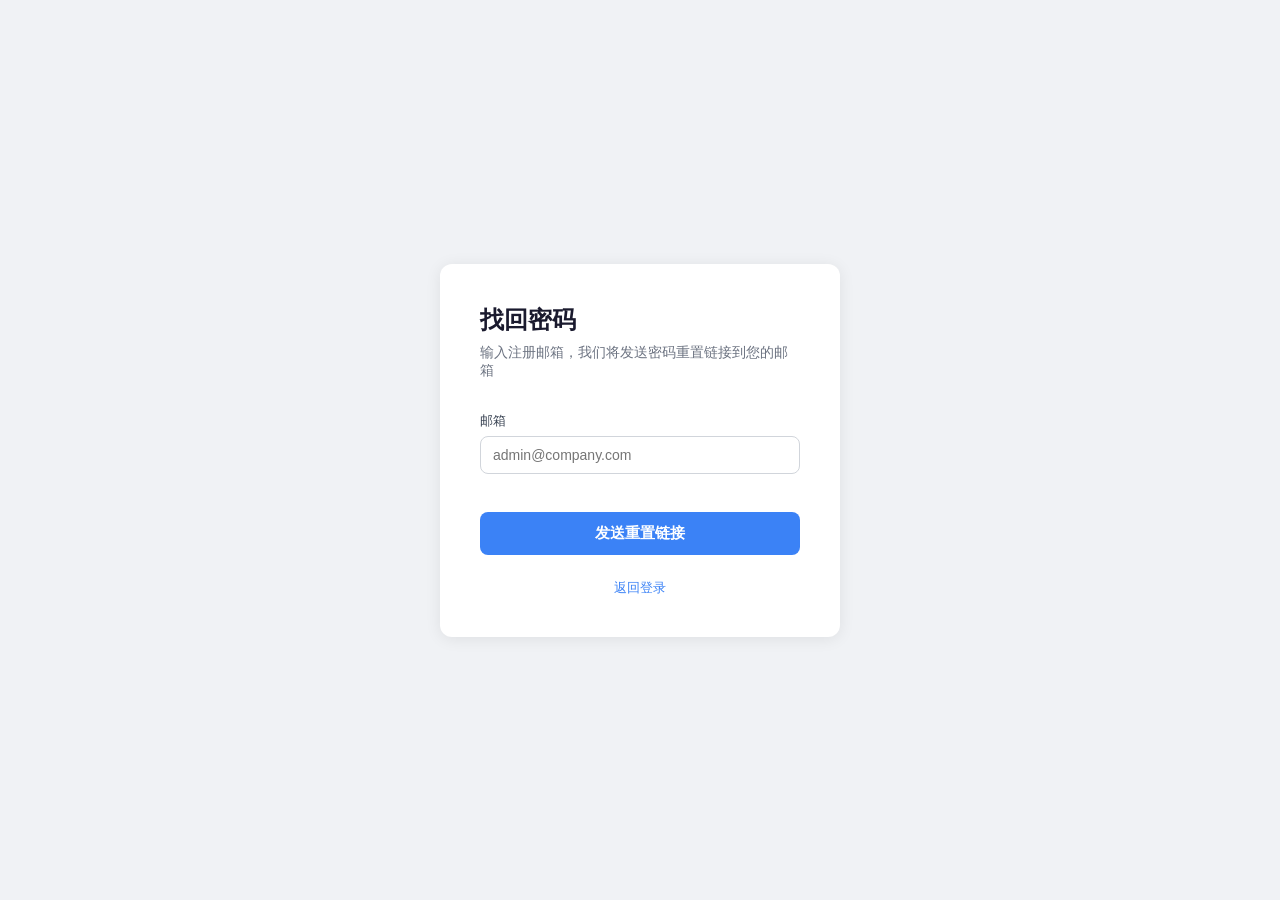
<file: admin/forgot-password.html>
<!DOCTYPE html>
<html lang="zh-CN">
<head>
<meta charset="UTF-8">
<meta name="viewport" content="width=device-width, initial-scale=1.0">
<title>找回密码 — 智能询价系统</title>
<style>
* { margin: 0; padding: 0; box-sizing: border-box; }
body { font-family: -apple-system, BlinkMacSystemFont, "Segoe UI", Roboto, sans-serif; background: #f0f2f5; display: flex; justify-content: center; align-items: center; min-height: 100vh; }
.login-card { background: #fff; border-radius: 12px; box-shadow: 0 2px 16px rgba(0,0,0,.08); padding: 40px; width: 400px; max-width: 90vw; }
.login-card h1 { font-size: 24px; color: #1a1a2e; margin-bottom: 8px; }
.login-card .subtitle { color: #6b7280; font-size: 14px; margin-bottom: 32px; }
.form-group { margin-bottom: 20px; }
.form-group label { display: block; font-size: 13px; font-weight: 500; color: #374151; margin-bottom: 6px; }
.form-group input { width: 100%; padding: 10px 12px; border: 1px solid #d1d5db; border-radius: 8px; font-size: 14px; transition: border-color .2s; }
.form-group input:focus { outline: none; border-color: #3b82f6; box-shadow: 0 0 0 3px rgba(59,130,246,.1); }
.btn { width: 100%; padding: 12px; border: none; border-radius: 8px; font-size: 15px; font-weight: 600; cursor: pointer; transition: background .2s; }
.btn-primary { background: #3b82f6; color: #fff; }
.btn-primary:hover { background: #2563eb; }
.btn-primary:disabled { background: #93c5fd; cursor: not-allowed; }
.info-msg { color: #059669; font-size: 13px; margin-top: 12px; min-height: 18px; padding: 10px; background: #ecfdf5; border-radius: 6px; }
.error-msg { color: #dc2626; font-size: 13px; margin-top: 8px; min-height: 18px; }
.register-link { text-align: center; margin-top: 24px; font-size: 13px; color: #6b7280; }
.register-link a { color: #3b82f6; text-decoration: none; }
.register-link a:hover { text-decoration: underline; }
</style>
</head>
<body>
<div class="login-card">
  <h1>找回密码</h1>
  <p class="subtitle">输入注册邮箱，我们将发送密码重置链接到您的邮箱</p>

  <form id="forgotForm">
    <div class="form-group">
      <label for="email">邮箱</label>
      <input type="email" id="email" required placeholder="admin@company.com">
    </div>
    <div class="error-msg" id="errorMsg"></div>
    <button type="submit" class="btn btn-primary" id="submitBtn">发送重置链接</button>
    <div class="info-msg" id="infoMsg" style="display:none;"></div>
  </form>

  <div class="register-link">
    <a href="login.html">返回登录</a>
  </div>
</div>

<script>
function getApiBase() {
  if (window.SQ_PROD_API_BASE) return window.SQ_PROD_API_BASE;
  // ?api= 仅本地开发生效（file:/localhost/127.0.0.1），防生产环境 API 劫持
  const isDev = location.protocol === "file:" || location.hostname === "127.0.0.1" || location.hostname === "localhost";
  const params = new URLSearchParams(location.search);
  let base = (isDev ? params.get("api") : null) || localStorage.getItem("sq_admin_api_base") || "";
  if (!base) {
    if (location.protocol === "file:") base = "http://127.0.0.1:8001";
    else base = location.origin;
  }
  return base;
}

document.getElementById("forgotForm").addEventListener("submit", async (e) => {
  e.preventDefault();
  const btn = document.getElementById("submitBtn");
  const errEl = document.getElementById("errorMsg");
  const infoEl = document.getElementById("infoMsg");
  errEl.textContent = "";
  infoEl.style.display = "none";
  btn.disabled = true;
  btn.textContent = "发送中...";

  const email = document.getElementById("email").value.trim();
  try {
    const resp = await fetch(getApiBase() + "/api/auth/forgot-password", {
      method: "POST",
      headers: { "Content-Type": "application/json" },
      body: JSON.stringify({ email }),
    });
    const data = await resp.json();
    if (!resp.ok) throw new Error(data.detail || `HTTP ${resp.status}`);
    infoEl.style.display = "block";
    infoEl.textContent = "如果该邮箱已注册，重置链接已发送到您的邮箱（30 分钟内有效）。";
    btn.textContent = "已发送";
  } catch (err) {
    errEl.textContent = err.message;
    btn.disabled = false;
    btn.textContent = "发送重置链接";
  }
});
</script>
</body>
</html>
</file>
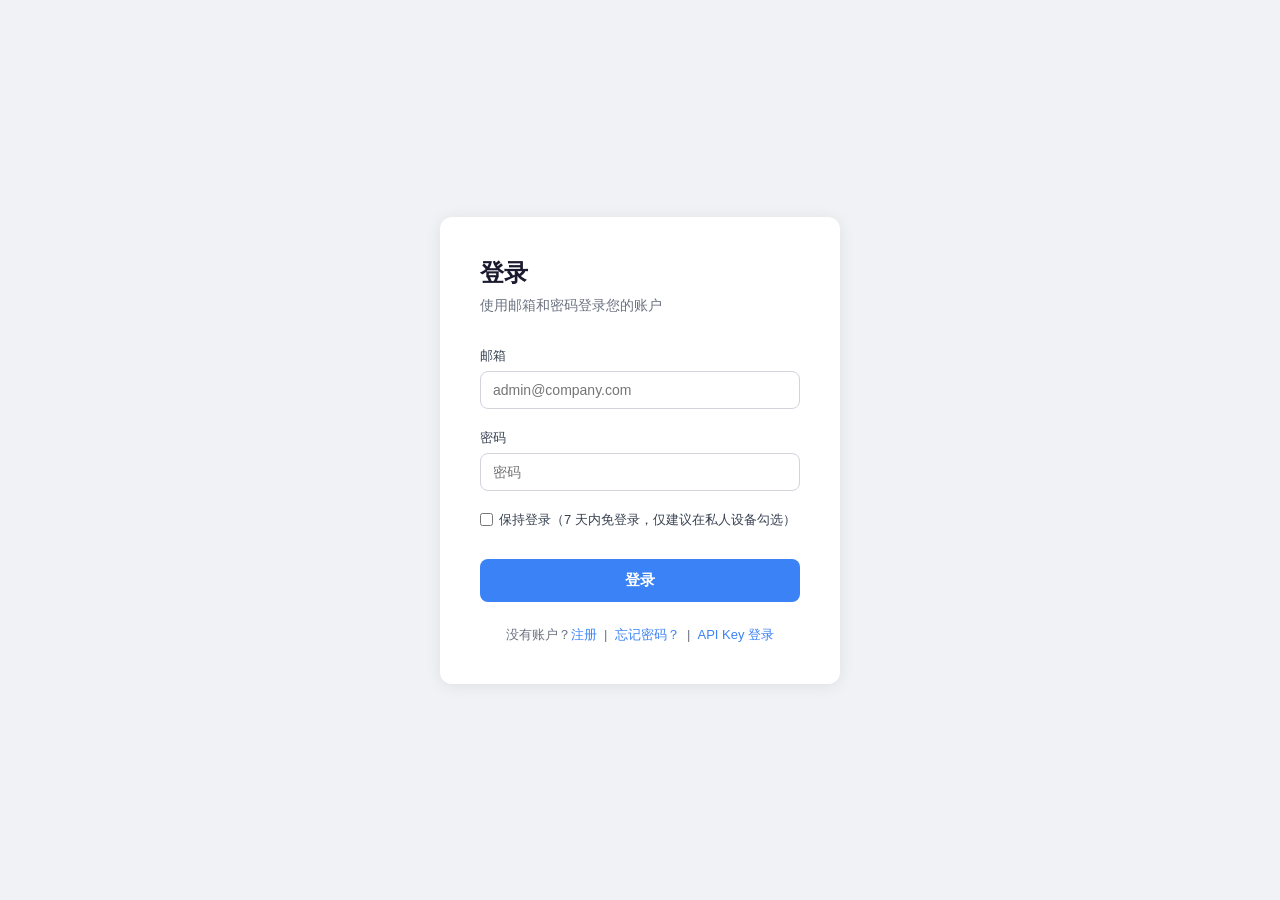
<file: admin/login.html>
<!DOCTYPE html>
<html lang="zh-CN">
<head>
<meta charset="UTF-8">
<meta name="viewport" content="width=device-width, initial-scale=1.0">
<title>登录 — 智能询价系统</title>
<style>
* { margin: 0; padding: 0; box-sizing: border-box; }
body { font-family: -apple-system, BlinkMacSystemFont, "Segoe UI", Roboto, sans-serif; background: #f0f2f5; display: flex; justify-content: center; align-items: center; min-height: 100vh; }
.login-card { background: #fff; border-radius: 12px; box-shadow: 0 2px 16px rgba(0,0,0,.08); padding: 40px; width: 400px; max-width: 90vw; }
.login-card h1 { font-size: 24px; color: #1a1a2e; margin-bottom: 8px; }
.login-card .subtitle { color: #6b7280; font-size: 14px; margin-bottom: 32px; }
.form-group { margin-bottom: 20px; }
.form-group label { display: block; font-size: 13px; font-weight: 500; color: #374151; margin-bottom: 6px; }
.form-group input { width: 100%; padding: 10px 12px; border: 1px solid #d1d5db; border-radius: 8px; font-size: 14px; transition: border-color .2s; }
.form-group input:focus { outline: none; border-color: #3b82f6; box-shadow: 0 0 0 3px rgba(59,130,246,.1); }
.btn { width: 100%; padding: 12px; border: none; border-radius: 8px; font-size: 15px; font-weight: 600; cursor: pointer; transition: background .2s; }
.btn-primary { background: #3b82f6; color: #fff; }
.btn-primary:hover { background: #2563eb; }
.btn-primary:disabled { background: #93c5fd; cursor: not-allowed; }
.error-msg { color: #dc2626; font-size: 13px; margin-top: 8px; min-height: 18px; }
.register-link { text-align: center; margin-top: 24px; font-size: 13px; color: #6b7280; }
.register-link a { color: #3b82f6; text-decoration: none; }
.register-link a:hover { text-decoration: underline; }
</style>
</head>
<body>
<div class="login-card">
  <h1>登录</h1>
  <p class="subtitle">使用邮箱和密码登录您的账户</p>

  <form id="loginForm">
    <div class="form-group">
      <label for="email">邮箱</label>
      <input type="email" id="email" required placeholder="admin@company.com">
    </div>
    <div class="form-group">
      <label for="password">密码</label>
      <input type="password" id="password" required placeholder="密码">
    </div>
    <div class="form-group" style="display:flex;align-items:center;gap:6px;margin-bottom:12px;">
      <input type="checkbox" id="keepLoggedIn" style="width:auto;">
      <label for="keepLoggedIn" style="margin:0;font-weight:400;font-size:13px;">保持登录（7 天内免登录，仅建议在私人设备勾选）</label>
    </div>
    <div class="error-msg" id="errorMsg"></div>
    <button type="submit" class="btn btn-primary" id="submitBtn">登录</button>
  </form>

  <div class="register-link">
    没有账户？<a href="register.html">注册</a> &nbsp;|&nbsp; <a href="forgot-password.html">忘记密码？</a> &nbsp;|&nbsp; <a href="index.html">API Key 登录</a>
  </div>
</div>

<script>
document.getElementById("loginForm").addEventListener("submit", async (e) => {
  e.preventDefault();
  const btn = document.getElementById("submitBtn");
  const errEl = document.getElementById("errorMsg");
  errEl.textContent = "";
  btn.disabled = true;
  btn.textContent = "登录中...";

  const body = {
    email: document.getElementById("email").value.trim(),
    password: document.getElementById("password").value,
  };

  try {
    let apiBase = window.SQ_PROD_API_BASE || "";
    if (!apiBase) {
      // ?api= 仅本地开发生效（file:/localhost/127.0.0.1），防生产环境 API 劫持
      const isDev = location.protocol === "file:" || location.hostname === "127.0.0.1" || location.hostname === "localhost";
      const params = new URLSearchParams(location.search);
      apiBase = (isDev ? params.get("api") : null) || localStorage.getItem("sq_admin_api_base") || "";
      if (!apiBase) {
        if (location.protocol === "file:") apiBase = "http://127.0.0.1:8001";
        else apiBase = location.origin;
      }
    }

    const resp = await fetch(apiBase + "/api/auth/login", {
      method: "POST",
      headers: { "Content-Type": "application/json" },
      body: JSON.stringify(body),
    });
    const data = await resp.json();

    if (!resp.ok) {
      throw new Error(data.detail || `HTTP ${resp.status}`);
    }

    const keepLoggedIn = document.getElementById("keepLoggedIn").checked;
    const storage = keepLoggedIn ? localStorage : sessionStorage;
    const other = keepLoggedIn ? sessionStorage : localStorage;
    storage.setItem("sq_jwt_token", data.token);
    storage.setItem("sq_user_email", data.user.email);
    storage.setItem("sq_admin_company_id", data.user.company_id);
    // 清理另一种存储，避免旧 token 残留导致读取到过期凭证
    other.removeItem("sq_jwt_token");
    other.removeItem("sq_user_email");
    other.removeItem("sq_admin_company_id");
    window.location.href = "index.html";
  } catch (err) {
    errEl.textContent = err.message;
    btn.disabled = false;
    btn.textContent = "登录";
  }
});
</script>
</body>
</html>
</file>
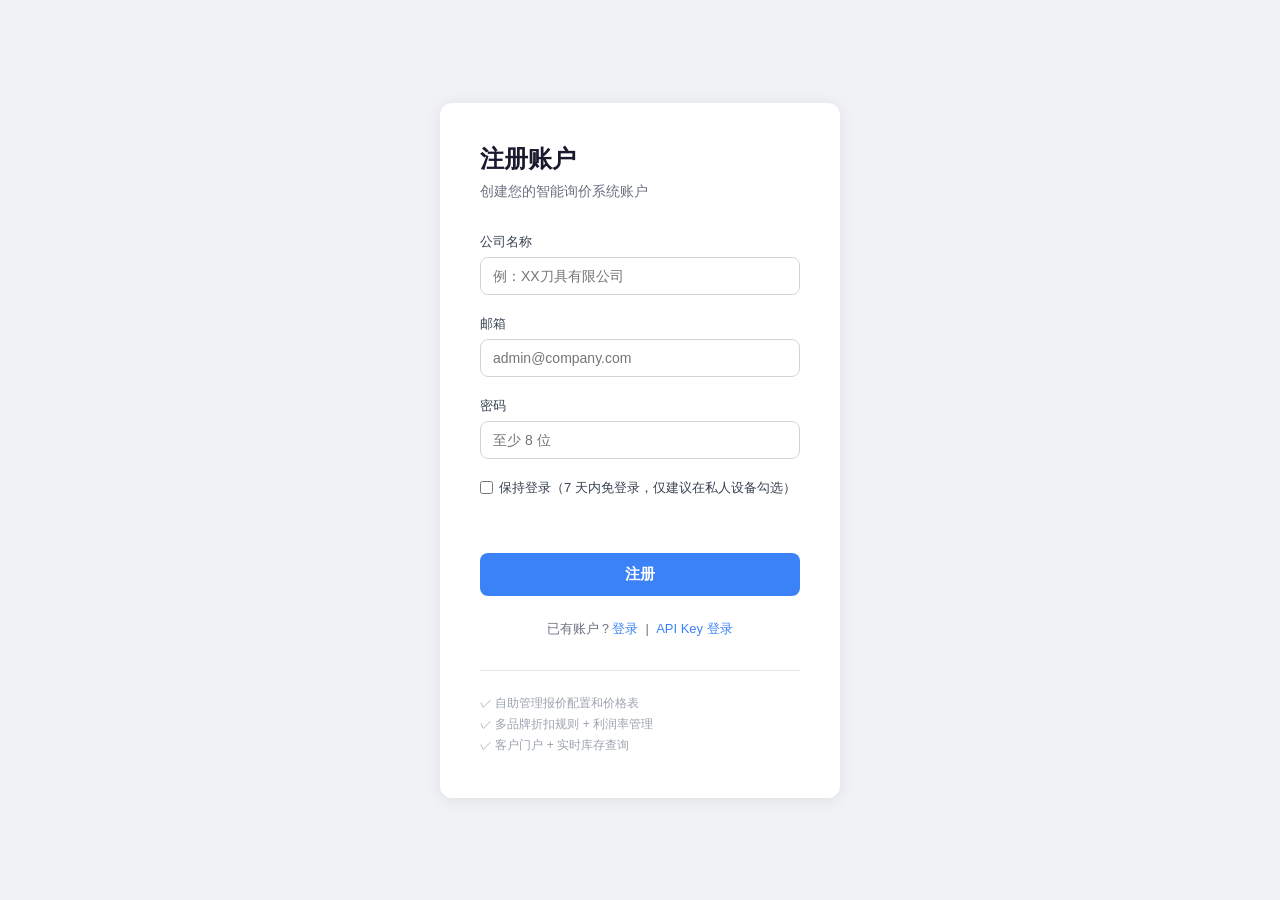
<file: admin/register.html>
<!DOCTYPE html>
<html lang="zh-CN">
<head>
<meta charset="UTF-8">
<meta name="viewport" content="width=device-width, initial-scale=1.0">
<title>注册 — 智能询价系统</title>
<style>
* { margin: 0; padding: 0; box-sizing: border-box; }
body { font-family: -apple-system, BlinkMacSystemFont, "Segoe UI", Roboto, sans-serif; background: #f0f2f5; display: flex; justify-content: center; align-items: center; min-height: 100vh; }
.register-card { background: #fff; border-radius: 12px; box-shadow: 0 2px 16px rgba(0,0,0,.08); padding: 40px; width: 400px; max-width: 90vw; }
.register-card h1 { font-size: 24px; color: #1a1a2e; margin-bottom: 8px; }
.register-card .subtitle { color: #6b7280; font-size: 14px; margin-bottom: 32px; }
.form-group { margin-bottom: 20px; }
.form-group label { display: block; font-size: 13px; font-weight: 500; color: #374151; margin-bottom: 6px; }
.form-group input { width: 100%; padding: 10px 12px; border: 1px solid #d1d5db; border-radius: 8px; font-size: 14px; transition: border-color .2s; }
.form-group input:focus { outline: none; border-color: #3b82f6; box-shadow: 0 0 0 3px rgba(59,130,246,.1); }
.btn { width: 100%; padding: 12px; border: none; border-radius: 8px; font-size: 15px; font-weight: 600; cursor: pointer; transition: background .2s; }
.btn-primary { background: #3b82f6; color: #fff; }
.btn-primary:hover { background: #2563eb; }
.btn-primary:disabled { background: #93c5fd; cursor: not-allowed; }
.error-msg { color: #dc2626; font-size: 13px; margin-top: 8px; min-height: 18px; }
.success-msg { color: #16a34a; font-size: 13px; margin-top: 8px; min-height: 18px; }
.login-link { text-align: center; margin-top: 24px; font-size: 13px; color: #6b7280; }
.login-link a { color: #3b82f6; text-decoration: none; }
.login-link a:hover { text-decoration: underline; }
.features { margin-top: 32px; padding-top: 24px; border-top: 1px solid #e5e7eb; }
.features p { font-size: 12px; color: #9ca3af; margin-bottom: 4px; }
</style>
</head>
<body>
<div class="register-card">
  <h1>注册账户</h1>
  <p class="subtitle">创建您的智能询价系统账户</p>

  <form id="registerForm">
    <div class="form-group">
      <label for="companyName">公司名称</label>
      <input type="text" id="companyName" required placeholder="例：XX刀具有限公司">
    </div>
    <div class="form-group">
      <label for="email">邮箱</label>
      <input type="email" id="email" required placeholder="admin@company.com">
    </div>
    <div class="form-group">
      <label for="password">密码</label>
      <input type="password" id="password" required minlength="8" placeholder="至少 8 位">
    </div>
    <div class="form-group" style="display:flex;align-items:center;gap:6px;margin-bottom:12px;">
      <input type="checkbox" id="keepLoggedIn" style="width:auto;">
      <label for="keepLoggedIn" style="margin:0;font-weight:400;font-size:13px;">保持登录（7 天内免登录，仅建议在私人设备勾选）</label>
    </div>
    <div class="error-msg" id="errorMsg"></div>
    <div class="success-msg" id="successMsg"></div>
    <button type="submit" class="btn btn-primary" id="submitBtn">注册</button>
  </form>

  <div class="login-link">
    已有账户？<a href="login.html">登录</a> &nbsp;|&nbsp; <a href="index.html">API Key 登录</a>
  </div>

  <div class="features">
    <p>✓ 自助管理报价配置和价格表</p>
    <p>✓ 多品牌折扣规则 + 利润率管理</p>
    <p>✓ 客户门户 + 实时库存查询</p>
  </div>
</div>

<script>
document.getElementById("registerForm").addEventListener("submit", async (e) => {
  e.preventDefault();
  const btn = document.getElementById("submitBtn");
  const errEl = document.getElementById("errorMsg");
  const okEl = document.getElementById("successMsg");
  errEl.textContent = "";
  okEl.textContent = "";
  btn.disabled = true;
  btn.textContent = "注册中...";

  const body = {
    company_name: document.getElementById("companyName").value.trim(),
    email: document.getElementById("email").value.trim(),
    password: document.getElementById("password").value,
  };

  try {
    // 动态获取 API base（与 admin-core.js 逻辑一致）
    let apiBase = window.SQ_PROD_API_BASE || "";
    if (!apiBase) {
      // ?api= 仅本地开发生效（file:/localhost/127.0.0.1），防生产环境 API 劫持
      const isDev = location.protocol === "file:" || location.hostname === "127.0.0.1" || location.hostname === "localhost";
      const params = new URLSearchParams(location.search);
      apiBase = (isDev ? params.get("api") : null) || localStorage.getItem("sq_admin_api_base") || "";
      if (!apiBase) {
        if (location.protocol === "file:") apiBase = "http://127.0.0.1:8001";
        else apiBase = location.origin;
      }
    }

    const resp = await fetch(apiBase + "/api/auth/register", {
      method: "POST",
      headers: { "Content-Type": "application/json" },
      body: JSON.stringify(body),
    });
    const data = await resp.json();

    if (!resp.ok) {
      throw new Error(data.detail || `HTTP ${resp.status}`);
    }

    // 注册成功，保存 JWT 并跳转（默认 sessionStorage，勾选保持登录才 localStorage）
    const keepLoggedIn = document.getElementById("keepLoggedIn").checked;
    const storage = keepLoggedIn ? localStorage : sessionStorage;
    const other = keepLoggedIn ? sessionStorage : localStorage;
    storage.setItem("sq_jwt_token", data.token);
    storage.setItem("sq_user_email", data.user.email);
    storage.setItem("sq_admin_company_id", data.user.company_id);
    other.removeItem("sq_jwt_token");
    other.removeItem("sq_user_email");
    other.removeItem("sq_admin_company_id");
    okEl.textContent = "注册成功，正在跳转...";
    setTimeout(() => { window.location.href = "index.html"; }, 800);
  } catch (err) {
    errEl.textContent = err.message;
    btn.disabled = false;
    btn.textContent = "注册";
  }
});
</script>
</body>
</html>
</file>
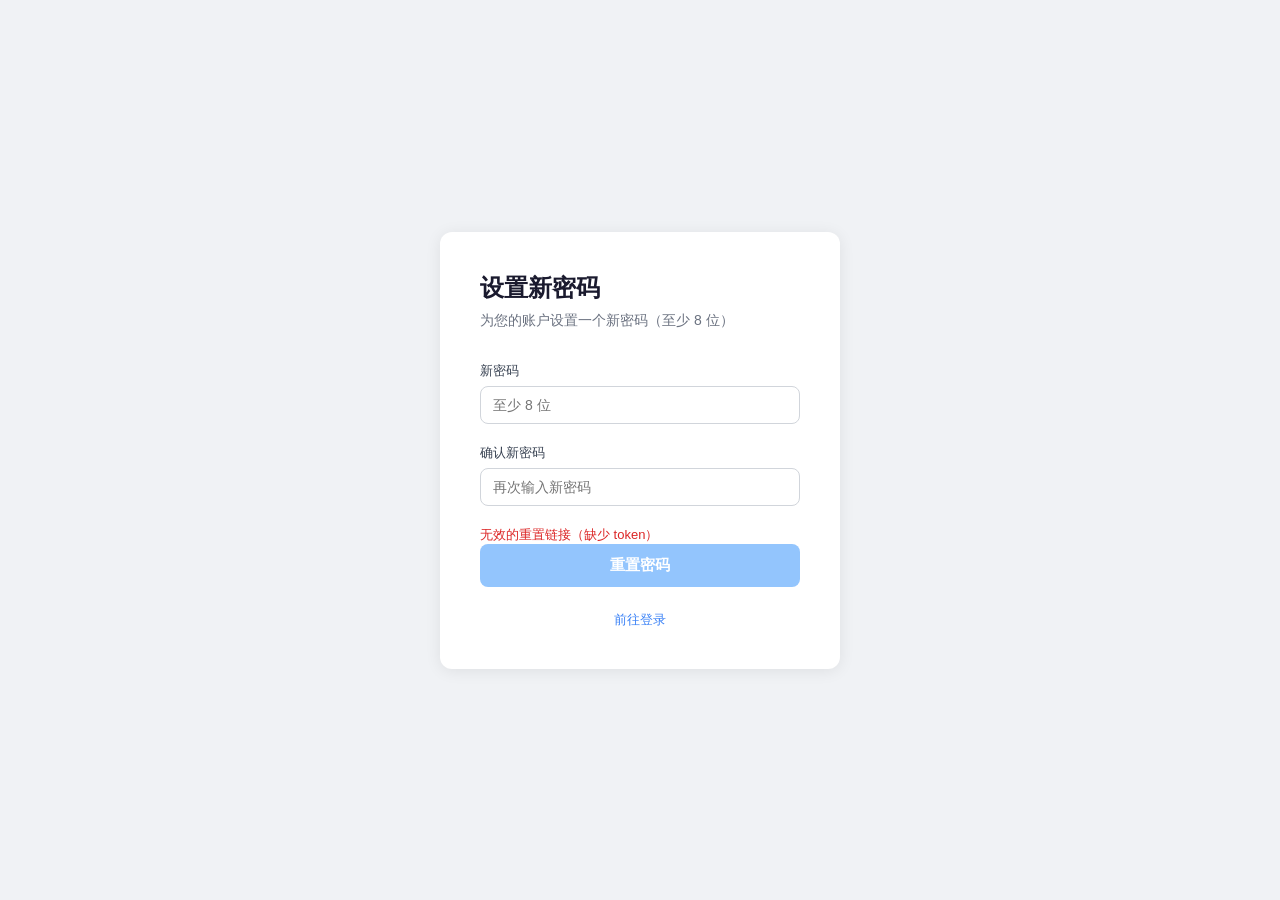
<file: admin/reset-password.html>
<!DOCTYPE html>
<html lang="zh-CN">
<head>
<meta charset="UTF-8">
<meta name="viewport" content="width=device-width, initial-scale=1.0">
<title>重置密码 — 智能询价系统</title>
<style>
* { margin: 0; padding: 0; box-sizing: border-box; }
body { font-family: -apple-system, BlinkMacSystemFont, "Segoe UI", Roboto, sans-serif; background: #f0f2f5; display: flex; justify-content: center; align-items: center; min-height: 100vh; }
.login-card { background: #fff; border-radius: 12px; box-shadow: 0 2px 16px rgba(0,0,0,.08); padding: 40px; width: 400px; max-width: 90vw; }
.login-card h1 { font-size: 24px; color: #1a1a2e; margin-bottom: 8px; }
.login-card .subtitle { color: #6b7280; font-size: 14px; margin-bottom: 32px; }
.form-group { margin-bottom: 20px; }
.form-group label { display: block; font-size: 13px; font-weight: 500; color: #374151; margin-bottom: 6px; }
.form-group input { width: 100%; padding: 10px 12px; border: 1px solid #d1d5db; border-radius: 8px; font-size: 14px; transition: border-color .2s; }
.form-group input:focus { outline: none; border-color: #3b82f6; box-shadow: 0 0 0 3px rgba(59,130,246,.1); }
.btn { width: 100%; padding: 12px; border: none; border-radius: 8px; font-size: 15px; font-weight: 600; cursor: pointer; transition: background .2s; }
.btn-primary { background: #3b82f6; color: #fff; }
.btn-primary:hover { background: #2563eb; }
.btn-primary:disabled { background: #93c5fd; cursor: not-allowed; }
.error-msg { color: #dc2626; font-size: 13px; margin-top: 8px; min-height: 18px; }
.success-msg { color: #059669; font-size: 14px; margin-top: 12px; padding: 12px; background: #ecfdf5; border-radius: 6px; text-align: center; }
.register-link { text-align: center; margin-top: 24px; font-size: 13px; color: #6b7280; }
.register-link a { color: #3b82f6; text-decoration: none; }
.register-link a:hover { text-decoration: underline; }
</style>
</head>
<body>
<div class="login-card">
  <h1>设置新密码</h1>
  <p class="subtitle">为您的账户设置一个新密码（至少 8 位）</p>

  <form id="resetForm">
    <div class="form-group">
      <label for="password">新密码</label>
      <input type="password" id="password" required minlength="8" placeholder="至少 8 位">
    </div>
    <div class="form-group">
      <label for="confirm">确认新密码</label>
      <input type="password" id="confirm" required minlength="8" placeholder="再次输入新密码">
    </div>
    <div class="error-msg" id="errorMsg"></div>
    <button type="submit" class="btn btn-primary" id="submitBtn">重置密码</button>
    <div class="success-msg" id="successMsg" style="display:none;">
      密码已重置，请使用新密码登录。
    </div>
  </form>

  <div class="register-link">
    <a href="login.html">前往登录</a>
  </div>
</div>

<script>
function getApiBase() {
  if (window.SQ_PROD_API_BASE) return window.SQ_PROD_API_BASE;
  // ?api= 仅本地开发生效（file:/localhost/127.0.0.1），防生产环境 API 劫持
  const isDev = location.protocol === "file:" || location.hostname === "127.0.0.1" || location.hostname === "localhost";
  const params = new URLSearchParams(location.search);
  let base = (isDev ? params.get("api") : null) || localStorage.getItem("sq_admin_api_base") || "";
  if (!base) {
    if (location.protocol === "file:") base = "http://127.0.0.1:8001";
    else base = location.origin;
  }
  return base;
}

const token = new URLSearchParams(location.search).get("token");
if (!token) {
  document.getElementById("errorMsg").textContent = "无效的重置链接（缺少 token）";
  document.getElementById("submitBtn").disabled = true;
}

document.getElementById("resetForm").addEventListener("submit", async (e) => {
  e.preventDefault();
  const btn = document.getElementById("submitBtn");
  const errEl = document.getElementById("errorMsg");
  errEl.textContent = "";

  const password = document.getElementById("password").value;
  const confirm = document.getElementById("confirm").value;
  if (password.length < 8) { errEl.textContent = "密码至少 8 位"; return; }
  if (password !== confirm) { errEl.textContent = "两次输入的密码不一致"; return; }

  btn.disabled = true;
  btn.textContent = "重置中...";

  try {
    const resp = await fetch(getApiBase() + "/api/auth/reset-password", {
      method: "POST",
      headers: { "Content-Type": "application/json" },
      body: JSON.stringify({ token, password }),
    });
    const data = await resp.json();
    if (!resp.ok) throw new Error(data.detail || `HTTP ${resp.status}`);
    // token 已消费，立即从地址栏清除（防浏览器历史/肩窥残留）
    history.replaceState(null, "", location.pathname);
    document.getElementById("resetForm").style.display = "none";
    document.getElementById("successMsg").style.display = "block";
    setTimeout(() => { window.location.href = "login.html"; }, 2000);
  } catch (err) {
    errEl.textContent = err.message;
    btn.disabled = false;
    btn.textContent = "重置密码";
  }
});
</script>
</body>
</html>
</file>
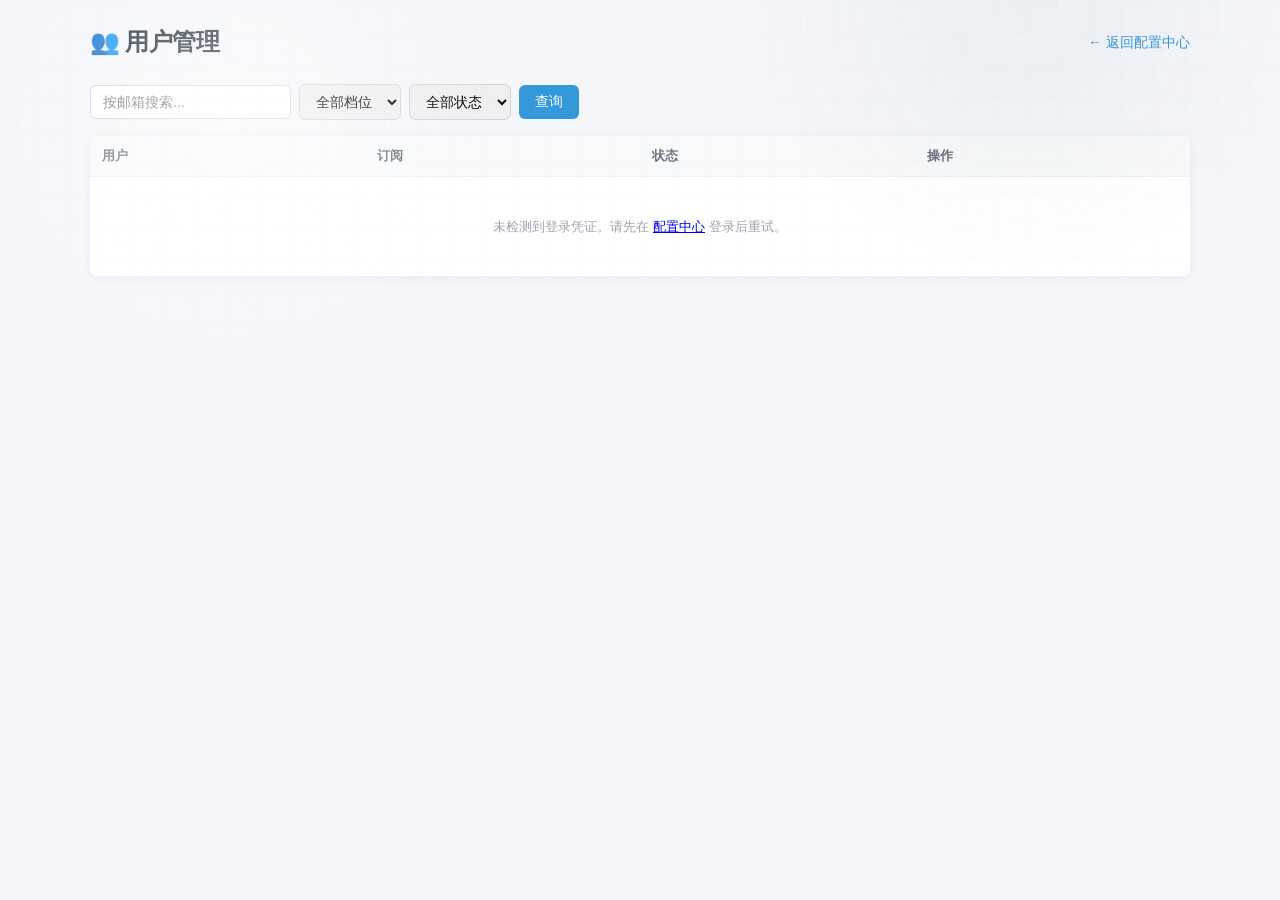
<file: admin/users.html>
<!DOCTYPE html>
<html lang="zh-CN">
<head>
<meta charset="UTF-8">
<meta name="viewport" content="width=device-width, initial-scale=1.0">
<title>用户管理 — 智能询价</title>
<link rel="stylesheet" href="./styles/base.css?v=1">
<style>
body { font-family: -apple-system, BlinkMacSystemFont, "Segoe UI", "PingFang SC", "Microsoft YaHei", sans-serif; background: #f5f6fa; margin: 0; padding: 24px; color: #2c3e50; }
.container { max-width: 1100px; margin: 0 auto; }
.header { display: flex; justify-content: space-between; align-items: center; margin-bottom: 24px; flex-wrap: wrap; gap: 12px; }
.header h1 { font-size: 24px; margin: 0; }
.header a { color: #3498db; text-decoration: none; font-size: 14px; }
.toolbar { display: flex; gap: 8px; margin-bottom: 16px; flex-wrap: wrap; align-items: center; }
.toolbar input, .toolbar select { padding: 8px 12px; border: 1px solid #d1d5db; border-radius: 6px; font-size: 14px; }
.toolbar input { min-width: 200px; }
.toolbar .btn { padding: 8px 16px; border: none; border-radius: 6px; font-size: 14px; cursor: pointer; background: #3498db; color: #fff; }
.toolbar .btn:hover { background: #2980b9; }
table { width: 100%; border-collapse: collapse; background: #fff; border-radius: 8px; overflow: hidden; box-shadow: 0 1px 8px rgba(0,0,0,.06); }
th, td { padding: 10px 12px; text-align: left; font-size: 13px; border-bottom: 1px solid #f0f0f0; }
th { background: #f8f9fa; font-weight: 600; color: #6b7280; white-space: nowrap; }
td { vertical-align: middle; }
tr:hover { background: #fafbfc; }
/* 每个用户一行：主信息 + 小字辅助信息同格堆叠 */
.u-email { font-weight: 600; font-size: 13px; }
.u-sub { font-size: 11px; color: #9ca3af; margin-top: 2px; }
.u-plan-line { display: flex; align-items: center; gap: 8px; }
.u-actions { display: flex; gap: 4px; flex-wrap: wrap; }
.badge { display: inline-block; padding: 2px 8px; border-radius: 10px; font-size: 12px; font-weight: 600; }
.badge-active { background: #d1fae5; color: #059669; }
.badge-inactive { background: #fee2e2; color: #dc2626; }
.badge-free { background: #f3f4f6; color: #6b7280; }
.badge-pro { background: #dbeafe; color: #2563eb; }
.badge-team { background: #ede9fe; color: #7c3aed; }
.badge-inherit { background: #fef3c7; color: #92400e; }
select.plan-select { padding: 4px 8px; border: 1px solid #d1d5db; border-radius: 4px; font-size: 12px; }
.action-btn { padding: 4px 10px; border: 1px solid #d1d5db; border-radius: 4px; background: #fff; cursor: pointer; font-size: 12px; }
.action-btn:hover { background: #f8f9fa; }
.action-btn.danger { color: #dc2626; border-color: #fecaca; }
/* 手机版一行显示不下：操作按钮换行到第二行，其余列保持单行 */
@media (max-width: 720px) {
  body { padding: 12px; }
  th, td { padding: 8px 8px; }
  td:last-child { white-space: normal; }
  .action-btn { padding: 4px 7px; font-size: 11px; }
}
.pagination { display: flex; gap: 8px; align-items: center; justify-content: center; margin-top: 16px; }
.pagination button { padding: 6px 12px; border: 1px solid #d1d5db; border-radius: 4px; background: #fff; cursor: pointer; }
.pagination button:disabled { opacity: .5; cursor: not-allowed; }
.empty { text-align: center; padding: 40px; color: #9ca3af; }
.status-bar { color: #6b7280; font-size: 13px; }
.modal-overlay { position: fixed; inset: 0; background: rgba(0,0,0,.4); display: flex; justify-content: center; align-items: center; z-index: 100; }
.modal { background: #fff; border-radius: 12px; padding: 32px; width: 420px; max-width: 90vw; }
.modal h3 { margin: 0 0 8px; }
.modal p { color: #6b7280; font-size: 14px; margin: 0 0 16px; }
.modal .temp-pw { font-family: monospace; font-size: 20px; font-weight: 700; background: #f0f9ff; padding: 12px; border-radius: 6px; text-align: center; letter-spacing: 1px; user-select: all; margin: 12px 0; }
.modal .actions { display: flex; gap: 8px; justify-content: flex-end; margin-top: 16px; }
.modal .actions button { padding: 8px 16px; border: none; border-radius: 6px; cursor: pointer; font-size: 14px; }
.modal .btn-primary { background: #3498db; color: #fff; }
.modal .btn-secondary { background: #f3f4f6; color: #374151; }
</style>
</head>
<body>
<div class="container">
  <div class="header">
    <h1 id="pageTitle">👥 用户管理</h1>
    <a href="index.html">← 返回配置中心</a>
  </div>

  <!-- 子账号添加表单（仅租户模式显示） -->
  <div id="subAccountForm" style="display:none;gap:8px;margin-bottom:16px;flex-wrap:wrap;align-items:center;">
    <input type="text" id="subEmail" placeholder="子账号邮箱" style="padding:8px 12px;border:1px solid #d1d5db;border-radius:6px;font-size:14px;min-width:200px;">
    <input type="password" id="subPassword" placeholder="初始密码（至少 8 位）" style="padding:8px 12px;border:1px solid #d1d5db;border-radius:6px;font-size:14px;min-width:160px;">
    <button class="btn" id="subAccountSubmit" style="padding:8px 16px;border:none;border-radius:6px;font-size:14px;cursor:pointer;background:#3498db;color:#fff;">添加子账号</button>
    <span class="status-bar" id="seatsHint" style="color:#6b7280;font-size:13px;"></span>
  </div>

  <div class="toolbar">
    <input type="text" id="searchInput" placeholder="按邮箱搜索...">
    <select id="planFilter">
      <option value="">全部档位</option>
      <option value="free">免费版</option>
      <option value="pro">个人版</option>
      <option value="team">专业版</option>
      <option value="inherit">继承公司</option>
    </select>
    <select id="statusFilter">
      <option value="">全部状态</option>
      <option value="true">启用</option>
      <option value="false">停用</option>
    </select>
    <button class="btn" id="searchBtn">查询</button>
    <span class="status-bar" id="statusBar"></span>
  </div>

  <table id="usersTable">
    <thead>
      <tr id="tableHead">
        <th>用户</th>
        <th>订阅</th>
        <th>状态</th>
        <th>操作</th>
      </tr>
    </thead>
    <tbody id="usersBody"></tbody>
  </table>

  <div class="pagination" id="pagination"></div>
</div>

<div id="modalRoot"></div>

<script src="./lib/admin-core.js?v=2"></script>
<script src="./lib/users.js?v=8"></script>
</body>
</html>
</file>
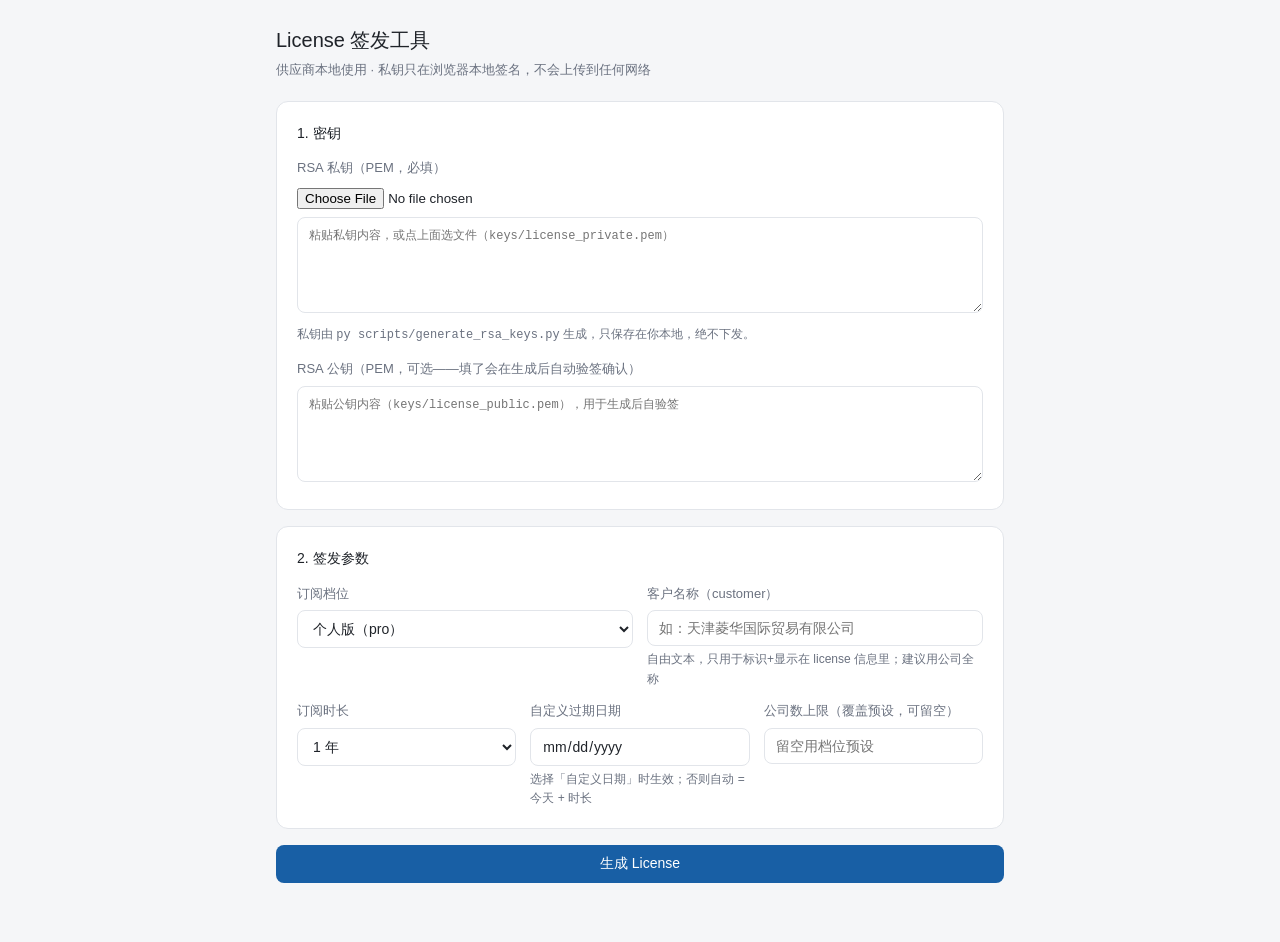
<file: scripts/license-generator.html>
<!DOCTYPE html>
<html lang="zh-CN">
<head>
<meta charset="UTF-8">
<meta name="viewport" content="width=device-width, initial-scale=1.0">
<title>License 签发工具（供应商本地）</title>
<style>
  :root { --bg:#f5f6f8; --card:#fff; --border:#e2e5ea; --text:#1f2329; --muted:#6b7280; --accent:#185FA5; --accent-weak:#E6F1FB; --danger:#A32D2D; --ok:#0F6E56; }
  * { box-sizing: border-box; }
  body { margin:0; font-family:-apple-system,BlinkMacSystemFont,"Segoe UI","PingFang SC","Microsoft YaHei",sans-serif; background:var(--bg); color:var(--text); line-height:1.6; }
  .wrap { max-width: 760px; margin:0 auto; padding:24px 16px 60px; }
  h1 { font-size:20px; font-weight:500; margin:0 0 4px; }
  .sub { color:var(--muted); font-size:13px; margin:0 0 20px; }
  .card { background:var(--card); border:1px solid var(--border); border-radius:12px; padding:20px; margin-bottom:16px; }
  .card h2 { font-size:14px; font-weight:500; margin:0 0 14px; }
  label { display:block; font-size:13px; color:var(--muted); margin-bottom:6px; }
  input[type=text], input[type=date], select, textarea { width:100%; padding:9px 11px; border:1px solid var(--border); border-radius:8px; font-size:14px; font-family:inherit; background:#fff; color:var(--text); }
  textarea { font-family:ui-monospace,SFMono-Regular,Consolas,monospace; font-size:12px; min-height:96px; resize:vertical; }
  .row { display:flex; gap:14px; }
  .row > div { flex:1; }
  .hint { font-size:12px; color:var(--muted); margin-top:4px; }
  .btn { display:inline-block; padding:10px 22px; border:none; border-radius:8px; font-size:14px; cursor:pointer; background:var(--accent); color:#fff; }
  .btn:disabled { background:#b5c8dc; cursor:not-allowed; }
  .btn.secondary { background:var(--accent-weak); color:var(--accent); }
  .result { margin-top:16px; }
  .result .lic { font-family:ui-monospace,SFMono-Regular,Consolas,monospace; font-size:12px; background:#fafbfc; border:1px solid var(--border); border-radius:8px; padding:12px; word-break:break-all; white-space:pre-wrap; min-height:60px; }
  .summary { margin-top:12px; font-size:13px; }
  .summary td { padding:3px 0; vertical-align:top; }
  .summary td:first-child { color:var(--muted); padding-right:16px; white-space:nowrap; }
  .status { margin-top:12px; font-size:13px; padding:9px 12px; border-radius:8px; }
  .status.ok { background:#E1F5EE; color:var(--ok); }
  .status.err { background:#FCEBEB; color:var(--danger); }
  .warn { background:#FAEEDA; color:#854F0B; border-radius:8px; padding:9px 12px; font-size:12px; margin-top:12px; }
</style>
</head>
<body>
<div class="wrap">
  <h1>License 签发工具</h1>
  <p class="sub">供应商本地使用 · 私钥只在浏览器本地签名，不会上传到任何网络</p>

  <div class="card">
    <h2>1. 密钥</h2>
    <label>RSA 私钥（PEM，必填）</label>
    <input type="file" id="keyFile" accept=".pem,.key,.txt" style="margin-bottom:8px;">
    <textarea id="privateKey" placeholder="粘贴私钥内容，或点上面选文件（keys/license_private.pem）"></textarea>
    <div class="hint">私钥由 <code>py scripts/generate_rsa_keys.py</code> 生成，只保存在你本地，绝不下发。</div>
    <label style="margin-top:14px;">RSA 公钥（PEM，可选——填了会在生成后自动验签确认）</label>
    <textarea id="publicKey" placeholder="粘贴公钥内容（keys/license_public.pem），用于生成后自验签"></textarea>
  </div>

  <div class="card">
    <h2>2. 签发参数</h2>
    <div class="row">
      <div>
        <label>订阅档位</label>
        <select id="tier">
          <option value="free">免费版（free）</option>
          <option value="pro" selected>个人版（pro）</option>
          <option value="team">专业版（team）</option>
        </select>
      </div>
      <div>
        <label>客户名称（customer）</label>
        <input type="text" id="customer" placeholder="如：天津菱华国际贸易有限公司">
        <div class="hint">自由文本，只用于标识+显示在 license 信息里；建议用公司全称</div>
      </div>
    </div>
    <div class="row" style="margin-top:12px;">
      <div>
        <label>订阅时长</label>
        <select id="duration">
          <option value="30">1 个月</option>
          <option value="90">3 个月</option>
          <option value="180">6 个月</option>
          <option value="365" selected>1 年</option>
          <option value="730">2 年</option>
          <option value="custom">自定义日期</option>
        </select>
      </div>
      <div>
        <label>自定义过期日期</label>
        <input type="date" id="customDate" disabled>
        <div class="hint">选择「自定义日期」时生效；否则自动 = 今天 + 时长</div>
      </div>
      <div>
        <label>公司数上限（覆盖预设，可留空）</label>
        <input type="text" id="maxCompanies" placeholder="留空用档位预设">
      </div>
    </div>
  </div>

  <button class="btn" id="generateBtn" style="width:100%;">生成 License</button>

  <div class="result" id="result" style="display:none;">
    <div class="card">
      <h2>3. License 结果</h2>
      <div class="lic" id="licenseOut"></div>
      <div style="margin-top:12px;">
        <button class="btn secondary" id="copyBtn">复制</button>
      </div>
      <table class="summary" id="summary"></table>
      <div class="status" id="verifyStatus"></div>
    </div>
  </div>
</div>

<script>
// ─── 三档预设（与 backend/smart_quotation/license.py TIER_PRESETS 完全一致）──
var TIER_PRESETS = {
  free: { features:["core","customer_portal"], max_companies:1, max_users:1, max_skus:500, max_brands:2, max_config_revisions:3, stock_query_daily_limit:0, audit_log_days:7, watermark:true },
  pro:  { features:["core","customer_portal","stock_query","bundle_encryption","supabase_deploy","api_access","audit_log"], max_companies:1, max_users:3, max_skus:5000, max_brands:-1, max_config_revisions:20, stock_query_daily_limit:50, audit_log_days:30, watermark:false },
  team: { features:["core","customer_portal","stock_query","bundle_encryption","supabase_deploy","api_access","audit_log","admin_member_inheritance","tier_profit_grouping"], max_companies:5, max_users:-1, max_skus:-1, max_brands:-1, max_config_revisions:-1, stock_query_daily_limit:500, audit_log_days:90, watermark:false }
};
var TIER_LABELS = { free:"免费版", pro:"个人版", team:"专业版" };

// ─── 工具函数 ───
function pemToDer(pem) {
  var b64 = pem.replace(/-----BEGIN [^-]+-----/,"").replace(/-----END [^-]+-----/,"").replace(/\s+/g,"");
  var bin = atob(b64);
  var bytes = new Uint8Array(bin.length);
  for (var i=0;i<bin.length;i++) bytes[i]=bin.charCodeAt(i);
  return bytes.buffer;
}
function utf8ToBytes(s) { return new TextEncoder().encode(s); }
function bytesToBase64(bytes) {
  var bin = "";
  for (var i=0;i<bytes.length;i++) bin += String.fromCharCode(bytes[i]);
  return btoa(bin);
}
function utf8ToBase64(s) { return bytesToBase64(utf8ToBytes(s)); }

// 模拟 Python json.dumps 的字符串序列化（ensure_ascii=True：非 ASCII → \uXXXX）
// 关键：Python 端签名/验签用 ensure_ascii=True，中文会转成 \uXXXX；JS 若不转义，两者字节不一致导致验签失败。
function pyJsonString(s) {
  var out = '"';
  for (var i = 0; i < s.length; i++) {
    var c = s.charCodeAt(i);
    if (c === 0x22) out += '\\"';
    else if (c === 0x5C) out += '\\\\';
    else if (c >= 0x20 && c <= 0x7E) out += s[i];
    else if (c === 0x08) out += '\\b';
    else if (c === 0x09) out += '\\t';
    else if (c === 0x0A) out += '\\n';
    else if (c === 0x0C) out += '\\f';
    else if (c === 0x0D) out += '\\r';
    else out += '\\u' + ('000' + c.toString(16)).slice(-4);
  }
  out += '"';
  return out;
}

// 递归按 key 字典序 + 紧凑序列化 + Unicode 转义（等价 Python json.dumps(sort_keys=True, separators=(",",":"), ensure_ascii=True)）
function sortedStringify(obj) {
  if (obj === null || typeof obj !== "object") {
    if (typeof obj === "string") return pyJsonString(obj);
    return JSON.stringify(obj);
  }
  if (Array.isArray(obj)) return "[" + obj.map(sortedStringify).join(",") + "]";
  var keys = Object.keys(obj).sort();
  return "{" + keys.map(function(k){ return pyJsonString(k)+":"+sortedStringify(obj[k]); }).join(",") + "}";
}

function addDays(n) {
  var d = new Date();
  d.setDate(d.getDate() + n);
  var y = d.getFullYear(), m = String(d.getMonth()+1).padStart(2,"0"), day = String(d.getDate()).padStart(2,"0");
  return y+"-"+m+"-"+day+"T23:59:59Z";
}

async function importPrivateKey(pem) {
  return crypto.subtle.importKey("pkcs8", pemToDer(pem), {name:"RSASSA-PKCS1-v1_5", hash:"SHA-256"}, false, ["sign"]);
}
async function importPublicKey(pem) {
  return crypto.subtle.importKey("spki", pemToDer(pem), {name:"RSASSA-PKCS1-v1_5", hash:"SHA-256"}, false, ["verify"]);
}

// ─── 主流程 ───
var fileInput = document.getElementById("keyFile");
fileInput.addEventListener("change", function() {
  var f = fileInput.files[0];
  if (!f) return;
  var reader = new FileReader();
  reader.onload = function(){ document.getElementById("privateKey").value = reader.result; };
  reader.readAsText(f);
});
document.getElementById("duration").addEventListener("change", function(){
  document.getElementById("customDate").disabled = this.value !== "custom";
});

document.getElementById("generateBtn").addEventListener("click", async function() {
  var btn = this;
  var result = document.getElementById("result");
  var verifyEl = document.getElementById("verifyStatus");
  result.style.display = "none";
  verifyEl.className = "status";
  verifyEl.textContent = "";

  var privatePem = document.getElementById("privateKey").value.trim();
  var publicPem = document.getElementById("publicKey").value.trim();
  var tier = document.getElementById("tier").value;
  var customer = document.getElementById("customer").value.trim();
  var maxCompanies = document.getElementById("maxCompanies").value.trim();

  if (!privatePem) { alert("请先粘贴或选择 RSA 私钥"); return; }
  if (!customer) { alert("请填写客户名称"); return; }

  var preset = JSON.parse(JSON.stringify(TIER_PRESETS[tier]));
  if (maxCompanies !== "") {
    var n = Number(maxCompanies);
    if (!Number.isInteger(n) || n < 1) { alert("公司数上限必须是正整数（留空用档位预设）"); return; }
    preset.max_companies = n;
  }

  var dur = document.getElementById("duration").value;
  var expiresAt;
  if (dur === "custom") {
    var cd = document.getElementById("customDate").value;
    if (!cd) { alert("请选择自定义过期日期"); return; }
    expiresAt = cd + "T23:59:59Z";
  } else {
    expiresAt = addDays(parseInt(dur, 10));
  }

  btn.disabled = true;
  btn.textContent = "正在签名…";
  try {
    var privateKey = await importPrivateKey(privatePem);

    var payload = {
      product: "smart-quotation",
      customer: customer,
      tier: tier,
      expires_at: expiresAt,
      features: preset.features,
      max_companies: preset.max_companies,
      max_users: preset.max_users,
      max_skus: preset.max_skus,
      max_brands: preset.max_brands,
      max_config_revisions: preset.max_config_revisions,
      stock_query_daily_limit: preset.stock_query_daily_limit,
      audit_log_days: preset.audit_log_days,
      watermark: preset.watermark,
      issued_at: new Date().toISOString().replace(/\.\d+Z$/,"Z")
    };

    var payloadJson = sortedStringify(payload);
    var sig = await crypto.subtle.sign("RSASSA-PKCS1-v1_5", privateKey, utf8ToBytes(payloadJson));
    var sigB64 = bytesToBase64(new Uint8Array(sig));

    var licenseObj = { alg:"RS256", payload: payload, signature: sigB64 };
    var license = utf8ToBase64(JSON.stringify(licenseObj));

    document.getElementById("licenseOut").textContent = license;
    document.getElementById("summary").innerHTML =
      "<tr><td>档位</td><td>" + TIER_LABELS[tier] + "（" + tier + "）</td></tr>" +
      "<tr><td>客户</td><td>" + escapeHtml(customer) + "</td></tr>" +
      "<tr><td>过期</td><td>" + expiresAt + "</td></tr>" +
      "<tr><td>公司上限</td><td>" + (preset.max_companies === -1 ? "不限" : preset.max_companies) + "</td></tr>" +
      "<tr><td>SKU 上限</td><td>" + (preset.max_skus === -1 ? "不限" : preset.max_skus) + "</td></tr>" +
      "<tr><td>库存查询/天</td><td>" + preset.stock_query_daily_limit + "</td></tr>" +
      "<tr><td>功能</td><td>" + preset.features.join(", ") + "</td></tr>";
    result.style.display = "block";

    if (publicPem) {
      try {
        var pubKey = await importPublicKey(publicPem);
        var ok = await crypto.subtle.verify("RSASSA-PKCS1-v1_5", pubKey, new Uint8Array(sig), utf8ToBytes(payloadJson));
        if (ok) { verifyEl.className = "status ok"; verifyEl.textContent = "✓ 已用公钥验签通过，license 有效"; }
        else { verifyEl.className = "status err"; verifyEl.textContent = "✗ 验签失败：公钥与私钥不匹配"; }
      } catch (e) {
        verifyEl.className = "status err"; verifyEl.textContent = "✗ 公钥验签出错：" + e.message;
      }
    } else {
      verifyEl.className = "status"; verifyEl.textContent = "未填公钥，跳过自验签（部署端会自动验签）";
    }
  } catch (e) {
    alert("签名失败：" + e.message + "\n\n请确认私钥是 PKCS8 PEM 格式（py scripts/generate_rsa_keys.py 生成的即是）");
  } finally {
    btn.disabled = false;
    btn.textContent = "生成 License";
  }
});

document.getElementById("copyBtn").addEventListener("click", async function() {
  var t = document.getElementById("licenseOut").textContent;
  try { await navigator.clipboard.writeText(t); this.textContent = "已复制"; setTimeout(()=>{this.textContent="复制";},1500); }
  catch(e){ alert("复制失败，请手动选中复制"); }
});

function escapeHtml(s) { return String(s).replace(/&/g,"&amp;").replace(/</g,"&lt;").replace(/>/g,"&gt;").replace(/"/g,"&quot;"); }
</script>
</body>
</html>
</file>
<file: admin/styles/base.css>
/* CSS 变量、reset、全局排版、动画 — 由 scripts/split_css.py 自动拆分 */
/* ─── Design Tokens — 对齐主应用暖棕/绿松石色系 ─────────────────────── */
:root {
  /* 背景 & Surface — 暖米色系 */
  --bg:             #f7f3ec;
  --bg-soft:        #fffdf8;
  --surface:        rgba(255, 253, 248, 0.92);
  --surface-strong: #fffdfa;
  --surface-raised: rgba(248, 243, 236, 0.96);
  --surface-sunken: #f3eee6;
  --field:          rgba(255, 255, 255, 0.88);

  /* 边框 */
  --line:        rgba(31, 48, 60, 0.11);
  --line-light:  rgba(31, 48, 60, 0.07);
  --line-strong: rgba(31, 48, 60, 0.18);

  /* 文字 */
  --ink:           #1f2e38;
  --ink-secondary: #3d4f5c;
  --muted:         #5e6d78;
  --muted-light:   #8b9aa5;

  /* 强调色：绿松石 */
  --accent:      #126c69;
  --accent-dark: #0f5755;
  --accent-soft: rgba(18, 108, 105, 0.09);
  --accent-muted:rgba(18, 108, 105, 0.18);

  /* 语义色 */
  --success:       #1f7b56;
  --success-light: rgba(31, 123, 86, 0.1);
  --warning:       #ab7220;
  --warning-light: rgba(171, 114, 32, 0.1);
  --danger:        #b3584b;
  --danger-light:  rgba(179, 88, 75, 0.1);

  /* 间距 */
  --sp-1: 4px;  --sp-2: 8px;  --sp-3: 12px; --sp-4: 16px;
  --sp-5: 20px; --sp-6: 24px; --sp-8: 32px; --sp-10: 40px;

  /* 字体 */
  --font-sans: "PingFang SC", "Hiragino Sans GB", "Microsoft YaHei", "Segoe UI", system-ui, sans-serif;
  --font-mono: "JetBrains Mono", "SFMono-Regular", "Cascadia Code", "Consolas", monospace;
  --font-head: "STZhongsong", "STSong", "Noto Serif SC", "Songti SC", serif;
  --text-xs: 11px; --text-sm: 12px; --text-base: 14px;
  --text-lg: 16px; --text-xl: 20px; --text-2xl: 24px;

  /* 圆角 */
  --radius-sm: 8px; --radius-md: 12px; --radius-lg: 16px; --radius-xl: 22px;

  /* 阴影 */
  --shadow-sm:  0 2px 8px -4px rgba(47, 37, 20, 0.12);
  --shadow-md:  0 8px 20px -12px rgba(47, 37, 20, 0.18);
  --shadow-lg:  0 16px 36px -20px rgba(47, 37, 20, 0.24);
  --shadow-xl:  0 26px 72px -46px rgba(47, 37, 20, 0.35);

  /* 过渡 */
  --transition: 0.24s cubic-bezier(0.16, 1, 0.3, 1);
}

/* ─── Reset & Base ─────────────────────────────────────────────────── */
* { box-sizing: border-box; }

html { color-scheme: light; scroll-behavior: smooth; }

@media (prefers-reduced-motion: reduce) {
  html { scroll-behavior: auto; }
  * { animation-duration: 0.01ms !important; transition-duration: 0.01ms !important; }
}

body {
  margin: 0;
  color: var(--ink);
  background:
    radial-gradient(circle at top left, rgba(18, 108, 105, 0.1), transparent 24%),
    radial-gradient(circle at 86% 6%, rgba(214, 178, 112, 0.18), transparent 22%),
    linear-gradient(180deg, #fffdf8 0%, #f7f3ec 48%, #f0e9de 100%);
  font-family: var(--font-sans);
  font-size: var(--text-base);
  line-height: 1.5;
  -webkit-font-smoothing: antialiased;
  min-height: 100dvh;
}

body::before {
  content: "";
  position: fixed;
  inset: 0;
  pointer-events: none;
  background-image:
    linear-gradient(rgba(64, 83, 96, 0.022) 1px, transparent 1px),
    linear-gradient(90deg, rgba(64, 83, 96, 0.022) 1px, transparent 1px);
  background-size: 32px 32px;
  mask-image: linear-gradient(180deg, rgba(0,0,0,0.5), transparent 80%);
  z-index: 0;
}

body::after {
  content: "";
  position: fixed;
  inset: 0;
  pointer-events: none;
  background:
    radial-gradient(circle at 18% 14%, rgba(255, 255, 255, 0.58), transparent 20%),
    radial-gradient(circle at 80% 0%, rgba(18, 108, 105, 0.05), transparent 22%);
  opacity: 0.9;
  z-index: 0;
}

h1, h2, h3, p { margin: 0; }

h1 {
  font-family: var(--font-head);
  font-size: var(--text-2xl);
  font-weight: 700;
  letter-spacing: -0.02em;
  color: var(--ink);
}

h2 {
  font-family: var(--font-head);
  font-size: var(--text-lg);
  font-weight: 600;
  color: var(--ink);
}

h3 {
  font-size: var(--text-base);
  font-weight: 600;
  color: var(--ink-secondary);
}

code {
  font-family: var(--font-mono);
  font-size: var(--text-sm);
  background: var(--surface-sunken);
  padding: 2px 6px;
  border-radius: 4px;
}

pre {
  white-space: pre-wrap;
  overflow-wrap: anywhere;
  min-height: 120px;
  border: 1px solid var(--line);
  border-radius: var(--radius-md);
  background: #1a2430;
  color: #e2e8f0;
  padding: var(--sp-3);
  line-height: 1.5;
  font-size: var(--text-xs);
  font-family: var(--font-mono);
  box-shadow: var(--shadow-sm);
}
</file>
<file: admin/styles/layout.css>
/* 页面骨架、顶栏、工具栏、面板布局 — 由 scripts/split_css.py 自动拆分 */
/* ─── Shell Layout ─────────────────────────────────────────────────── */
.shell {
  position: relative;
  z-index: 1;
  display: grid;
  grid-template-columns: 176px minmax(0, 1fr);
  min-height: 100vh;
}

/* ─── Sidebar Rail ─────────────────────────────────────────────────── */
.rail {
  position: sticky;
  top: 0;
  height: 100vh;
  overflow-y: auto;
  border-right: 1px solid var(--line);
  background: linear-gradient(180deg, rgba(255,253,248,0.96), rgba(248,243,236,0.94));
  backdrop-filter: blur(10px);
  padding: var(--sp-6) var(--sp-5);
  box-shadow: inset -1px 0 0 var(--line);
}

.brand {
  display: flex;
  align-items: center;
  gap: var(--sp-3);
  margin-bottom: var(--sp-8);
}

.brand-mark {
  display: grid;
  place-items: center;
  width: 36px;
  height: 36px;
  border-radius: var(--radius-sm);
  background: linear-gradient(135deg, var(--accent), var(--accent-dark));
  color: #fff;
  font-weight: 800;
  font-size: 11px;
  flex-shrink: 0;
  box-shadow: 0 4px 12px -6px rgba(18,108,105,0.5);
}

.brand strong {
  display: block;
  font-size: var(--text-sm);
  font-weight: 700;
  color: var(--ink);
  letter-spacing: -0.01em;
}

.brand span {
  display: block;
  font-size: var(--text-xs);
  color: var(--muted-light);
  margin-top: 2px;
  font-family: var(--font-mono);
}

.nav {
  display: grid;
  gap: 2px;
}

.nav a {
  border-radius: var(--radius-sm);
  color: var(--muted);
  padding: 7px var(--sp-3);
  text-decoration: none;
  font-size: var(--text-sm);
  font-weight: 500;
  transition: background var(--transition), color var(--transition);
  display: flex;
  align-items: center;
  gap: 6px;
}

.nav a:hover {
  background: var(--accent-soft);
  color: var(--accent-dark);
}

/* 当前章节高亮（滚动感知，由 app.js scrollspy 驱动） */
.nav a.active {
  background: var(--accent-soft);
  color: var(--accent-dark);
  font-weight: 600;
}

/* ─── 章节快速定位条（仅手机端显示，样式在 responsive.css） ────────── */
.chip-nav { display: none; }

/* ─── Main Workspace ───────────────────────────────────────────────── */
.workspace {
  width:100%;
  max-width:1800px;
  margin:0 auto;
  padding:20px;
  box-sizing:border-box;
  min-height: 100vh;
}

.topbar {
  position: sticky;
  top: 0;
  z-index: 100;
  display: flex;
  flex-direction: column;
  gap: 6px;
  margin-bottom: var(--sp-4);
  padding: var(--sp-3) var(--sp-4);
  background: linear-gradient(135deg, rgba(255,253,248,0.96), rgba(248,243,236,0.94));
  border: 1px solid rgba(255,255,255,0.7);
  border-radius: var(--radius-xl);
  box-shadow: var(--shadow-md);
  backdrop-filter: blur(12px);
  -webkit-backdrop-filter: blur(12px);
}

.topbar-row {
  display: flex;
  align-items: center;
}

.topbar-main {
  justify-content: space-between;
  gap: 8px;
}

.topbar-fields {
  gap: 12px;
  padding-top: 4px;
  border-top: 1px solid var(--line-light);
}

.topbar-fields label {
  display: flex;
  align-items: center;
  gap: 4px;
  font-size: 10px;
  font-weight: 600;
  color: var(--muted);
  text-transform: none;
  letter-spacing: normal;
  white-space: nowrap;
}

.topbar-fields input {
  width: 120px;
  padding: 2px 6px;
  font-size: 11px;
  min-height: 22px;
}

.topbar h1 { line-height: 1.1; font-size: var(--text-lg); }

.topbar p {
  color: var(--muted);
  font-size: 10px;
  margin-top: 1px;
  font-family: var(--font-mono);
}

.js-status-bar {
  display: flex;
  align-items: center;
  gap: var(--sp-2);
  color: var(--muted);
  font-size: var(--text-xs);
  margin-bottom: var(--sp-4);
  padding: 7px var(--sp-3);
  background: rgba(18,108,105,0.06);
  border-radius: var(--radius-md);
  border: 1px solid var(--accent-soft);
}

.js-status-bar strong { color: var(--accent-dark); font-family: var(--font-mono); }

/* ─── Buttons ──────────────────────────────────────────────────────── */
.actions {
  display: flex;
  flex-wrap: wrap;
  gap: var(--sp-2);
}

.top-actions { align-items: center; }

.top-actions .primary-actions { margin-right: var(--sp-2); }

.top-actions .secondary-actions { display: flex; gap: var(--sp-1); align-items: center; }

.top-actions .secondary-actions button {
  background: transparent;
  border-color: transparent;
  color: var(--muted);
  padding: 3px 8px;
  font-size: 11px;
  min-height: 26px;
  box-shadow: none;
}

.btn-logout {
  border: 1px solid #e74c3c !important;
  color: #e74c3c !important;
  background: #fff !important;
}

.top-actions .secondary-actions button:hover {
  background: var(--accent-soft);
  color: var(--accent-dark);
  border-color: var(--accent-muted);
}

.topbar .primary {
  padding: 3px 12px;
  font-size: var(--text-sm);
  min-height: 28px;
}

/* ─── Sections (band) ──────────────────────────────────────────────── */
.band, .panel {
  border-top: 1px solid var(--line-light);
  border-radius:12px;
  padding:16px;
  margin-bottom:20px;
}

.band:first-child { border-top: none; }

.section-head {
  display: flex;
  align-items: center;
  justify-content: space-between;
  gap: var(--sp-3);
  margin-bottom: var(--sp-4);
}

.section-head h2 { white-space: nowrap; }

.hint {
  color: var(--muted);
  font-size: var(--text-sm);
  margin: 0;
  line-height: 1.5;
}

.field-preview-header {
  display: flex;
  align-items: center;
  justify-content: space-between;
  margin-bottom: var(--sp-3);
  font-size: var(--text-sm);
  color: var(--muted);
  font-weight: 600;
}

.upload-result-header {
  display: flex;
  align-items: center;
  justify-content: space-between;
  margin-bottom: var(--sp-3);
  flex-wrap: wrap;
  gap: var(--sp-2);
}

/* ─── Inspector Panel ───────────────────────────────────────────────── */
.panel {
  padding-top: 0;
  margin-bottom: var(--sp-5);
}

/* ─── Topbar Version Fields ─────────────────────────────────────────── */
.topbar-fields {
  display: flex;
  align-items: center;
  gap: var(--sp-3);
}

.topbar-fields label {
  font-size: var(--text-sm);
  color: var(--muted);
  display: flex;
  align-items: center;
  gap: var(--sp-1);
  text-transform: none;
  letter-spacing: normal;
  font-weight: 500;
}

.topbar-fields input {
  width: 130px;
  padding: var(--sp-1) var(--sp-2);
  font-size: var(--text-sm);
}

/* ─── Session Panel（角色 + 档位 + 开发切换器）────────────────── */
.session-panel {
  display: flex;
  align-items: center;
  gap: 6px;
  flex-wrap: wrap;
  padding: 0 8px;
}

.session-panel--compact {
  flex-direction: column;
  align-items: flex-start;
  gap: 4px;
  margin-top: 6px;
}

.session-badge {
  font-size: 11px;
  font-weight: 600;
  color: #fff;
  padding: 3px 10px;
  border-radius: 12px;
  display: inline-flex;
  align-items: center;
  gap: 3px;
  white-space: nowrap;
  text-decoration: none;
  line-height: 1.4;
}

.session-badge:hover {
  opacity: 0.88;
  color: #fff;
}

.session-role {
  cursor: default;
}

.session-tier {
  cursor: pointer;
}

.session-email {
  font-size: 11px;
  color: var(--muted);
  max-width: 140px;
  overflow: hidden;
  text-overflow: ellipsis;
  white-space: nowrap;
}

/* ─── 开发模式 tier 切换器 ─── */
.dev-tier-switcher {
  position: relative;
  display: inline-block;
}

.dev-tier-trigger {
  display: flex;
  align-items: center;
  gap: 4px;
  padding: 3px 8px;
  font-size: 11px;
  font-weight: 600;
  color: #856404;
  background: #fff3cd;
  border: 1px solid #ffeaa7;
  border-radius: 10px;
  cursor: pointer;
  white-space: nowrap;
  transition: background 0.15s;
}

.dev-tier-trigger:hover {
  background: #ffeea8;
}

.dev-tier-icon {
  font-size: 10px;
}

.dev-tier-arrow {
  font-size: 9px;
  margin-left: 2px;
}

.dev-tier-menu {
  position: absolute;
  top: 100%;
  right: 0;
  margin-top: 4px;
  min-width: 200px;
  background: #fff;
  border: 1px solid var(--line);
  border-radius: 8px;
  box-shadow: 0 8px 24px rgba(0, 0, 0, 0.15);
  z-index: 200;
  padding: 4px;
}

.dev-tier-item {
  padding: 8px 12px;
  border-radius: 5px;
  cursor: pointer;
  transition: background 0.12s;
}

.dev-tier-item:hover {
  background: var(--accent-soft);
}

.dev-tier-item.active {
  background: #fff3cd;
  font-weight: 600;
}

.dev-tier-item.active::after {
  content: " ✓";
  color: #f39c12;
}

.dev-tier-item-name {
  font-size: 13px;
  font-weight: 600;
  color: var(--ink);
}

.dev-tier-item-desc {
  font-size: 11px;
  color: var(--muted);
  margin-top: 2px;
}

/* ─── 配额计数器（规则/字段等）─── */
.quota-counter {
  display: inline-block;
  font-size: 12px;
  font-weight: 500;
  color: var(--muted);
  padding: 2px 8px;
  border-radius: 10px;
  background: var(--accent-soft);
  margin-left: auto;
}

.quota-counter.quota-warning {
  color: #856404;
  background: #fff3cd;
}

.quota-counter.quota-exceeded {
  color: #721c24;
  background: #f8d7da;
}

.quota-counter.quota-unlimited {
  color: var(--accent-dark);
  background: var(--accent-soft);
}

/* 达上限时按钮禁用样式 */
.btn-quota-exceeded {
  opacity: 0.5;
  cursor: not-allowed !important;
  border-color: var(--line) !important;
}
</file>
<file: admin/styles/forms.css>
/* 表单控件、按钮、输入框、步进预设、徽标、工具类 — 由 scripts/split_css.py 自动拆分 */
button, input, select, textarea {
  font: inherit;
  transition: all var(--transition);
}

button {
  display: inline-flex;
  align-items: center;
  gap: var(--sp-1);
  min-height: 32px;
  border: 1px solid var(--line);
  border-radius: var(--radius-sm);
  background: linear-gradient(180deg, rgba(255,255,255,0.96), rgba(246,241,233,0.92));
  color: var(--ink-secondary);
  padding: 0 var(--sp-3);
  cursor: pointer;
  font-size: var(--text-sm);
  font-weight: 500;
  box-shadow: var(--shadow-sm);
}

button span[aria-hidden] {
  display: inline-block;
  width: 16px;
  text-align: center;
  color: var(--accent);
  font-size: var(--text-sm);
}

button:hover {
  border-color: var(--accent-muted);
  color: var(--accent-dark);
  background: linear-gradient(180deg, rgba(255,255,255,1), rgba(240,250,249,0.9));
  transform: translateY(-1px);
  box-shadow: var(--shadow-md);
}

button:active { transform: scale(0.98); }

button.primary {
  background: linear-gradient(135deg, var(--accent), var(--accent-dark));
  border-color: var(--accent);
  color: #fff;
  font-weight: 600;
  box-shadow: 0 8px 18px -10px rgba(18,108,105,0.55);
}

button.primary span[aria-hidden] { color: rgba(255,255,255,0.85); }

button.primary:hover {
  background: linear-gradient(135deg, #15847f, var(--accent-dark));
  box-shadow: 0 12px 22px -10px rgba(18,108,105,0.65);
}

.small-btn {
  padding: var(--sp-1) var(--sp-3);
  font-size: var(--text-xs);
  min-height: 26px;
  background: rgba(255,255,255,0.88);
  border-color: var(--line);
  box-shadow: none;
}

.small-btn:hover {
  background: var(--accent-soft);
  border-color: var(--accent-muted);
  color: var(--accent-dark);
}

.danger-btn {
  color: var(--danger);
  border-color: transparent;
  background: transparent;
  box-shadow: none;
}

.danger-btn:hover {
  border-color: var(--danger);
  background: var(--danger-light);
  color: var(--danger);
}

.warn-btn {
  color: var(--amber-700, #b45309);
  border-color: transparent;
  background: transparent;
  box-shadow: none;
}

.warn-btn:hover {
  border-color: var(--amber-700, #b45309);
  background: rgba(245, 158, 11, 0.1);
  color: var(--amber-800, #92400e);
}

.success-btn {
  color: var(--emerald-700, #047857);
  border-color: transparent;
  background: transparent;
  box-shadow: none;
}

.success-btn:hover {
  border-color: var(--emerald-700, #047857);
  background: rgba(16, 185, 129, 0.1);
  color: var(--emerald-800, #065f46);
}

/* ─── Form Controls ────────────────────────────────────────────────── */
input, select, textarea {
  width: 100%;
  border: 1px solid var(--line);
  border-radius: var(--radius-sm);
  background: linear-gradient(180deg, rgba(255,255,255,0.94), rgba(246,241,233,0.88));
  color: var(--ink);
  padding: var(--sp-2) var(--sp-3);
  font-size: var(--text-sm);
}

input:focus, select:focus, textarea:focus {
  outline: none;
  border-color: var(--accent);
  box-shadow: 0 0 0 3px var(--accent-soft);
}

textarea { resize: vertical; line-height: 1.55; }

label {
  display: grid;
  gap: var(--sp-1);
  color: var(--muted);
  font-size: var(--text-xs);
  font-weight: 700;
  text-transform: uppercase;
  letter-spacing: 0.05em;
}

label input, label select, label textarea {
  color: var(--ink);
  font-weight: 400;
  text-transform: none;
  letter-spacing: normal;
}

.form-grid {
  display: grid;
  grid-template-columns:
    120px
    2fr
    1fr
    1fr;
  gap: var(--sp-3);
}

.wide { grid-column: 1 / -1; }

/* ─── 定价设置网格（4列） ─────────────────────────────────────── */
.pricing-grid {
  display: grid;
  grid-template-columns: repeat(4, 1fr);
  gap: var(--sp-3);
}

/* ─── 标签文案网格（4列） ─────────────────────────────────────── */
.labels-grid {
  display: grid;
  grid-template-columns: repeat(4, 1fr);
  gap: var(--sp-3);
}

/* 定价设置 / 标签文案：单元格输入文字色调浅一档，与表格 td 一致柔和 */
.pricing-grid input, .pricing-grid select,
.labels-grid input, .labels-grid select {
  color: var(--ink-secondary);
}

/* ─── 复制高级设置网格（2列） ─────────────────────────────────── */
.copy-advanced-grid {
  display: grid;
  grid-template-columns: repeat(2, 1fr);
  gap: var(--sp-3);
}

.danger-btn { color: var(--danger) !important; border-color: var(--danger) !important; }

.danger-btn:hover { background: var(--danger) !important; color: #fff !important; }

/* ─── UI Layout Grid ───────────────────────────────────────────────── */
.ui-field-layout {
  display: grid;
  grid-template-columns:
      repeat(auto-fill,minmax(220px,1fr));
  gap:8px;
}

.ui-field-row {
  display: grid;
  grid-template-columns: minmax(0, 1fr) auto auto;
  gap: var(--sp-2);
  align-items: center;
  padding: var(--sp-3);
  border: 1px solid var(--line);
  border-radius: var(--radius-md);
  background: linear-gradient(180deg, rgba(255,255,255,0.95), rgba(248,243,236,0.88));
  box-shadow: var(--shadow-sm);
  transition: border-color var(--transition);
  min-width: 0;
}

.ui-field-row:hover { border-color: var(--accent-muted); }

/* 字段名（如“助记码”）保持单行：宽度不足时省略号截断，不换行 */
.ui-field-name {
  font-size: var(--text-sm);
  font-weight: 600;
  white-space: nowrap;
  overflow: hidden;
  text-overflow: ellipsis;
  min-width: 0;
}

/* 显示区域徽标：编码字段所属的结果区域 */
.ui-field-area {
  flex-shrink: 0;
  font-size: 10px;
  font-weight: 600;
  color: var(--accent-dark);
  background: var(--accent-soft);
  border: 1px solid var(--accent-muted);
  border-radius: 999px;
  padding: 2px 8px;
  white-space: nowrap;
  line-height: 1.5;
}

input[type="checkbox"] { accent-color: var(--accent); }

.ui-layout-grid {
  display: grid;
  grid-template-columns: repeat(2, 1fr);
  gap: var(--sp-3);
  margin-top: var(--sp-3);
}

.ui-layout-area {
  border: 1px solid var(--line);
  border-radius: var(--radius-md);
  background: var(--surface);
  padding: var(--sp-3);
}

.ui-layout-area label small {
  display: block;
  color: var(--muted);
  font-weight: 400;
  margin-bottom: var(--sp-1);
  font-size: var(--text-xs);
}

/* ─── Badges ────────────────────────────────────────────────────────── */
.badge {
  display: inline-flex;
  align-items: center;
  padding: 2px 8px;
  border-radius: 100px;
  font-size: var(--text-xs);
  font-weight: 600;
  letter-spacing: 0.01em;
}

.badge-green  { background: var(--success-light); color: var(--success); border: 1px solid rgba(31,123,86,0.2); }

.badge-amber  { background: var(--warning-light);  color: var(--warning);  border: 1px solid rgba(171,114,32,0.2); }

.badge-muted  { background: var(--surface-sunken); color: var(--muted); border: 1px solid var(--line); }

.chip-btn {
  padding: var(--sp-1) var(--sp-3);
  font-size: var(--text-sm);
  border-radius: 100px;
  background: transparent;
  border: none;
  box-shadow: none;
}

.chip-btn small { color: var(--muted-light); margin-left: var(--sp-1); }

.chip-select {
  border: none;
  background: transparent;
  border-radius: 100px;
  padding: var(--sp-1) var(--sp-3);
  box-shadow: none;
}

.chip-select:hover { background: var(--surface-sunken); }

.chip-select.active { background: var(--accent-soft); color: var(--accent-dark); font-weight: 600; }

/* ─── Rename Panel ──────────────────────────────────────────────────── */
.rename-panel {
  display: flex;
  align-items: center;
  gap: var(--sp-2);
  margin-top: var(--sp-3);
  padding: var(--sp-3) var(--sp-4);
  background: var(--warning-light);
  border: 1px solid rgba(171,114,32,0.22);
  border-radius: var(--radius-md);
  flex-wrap: wrap;
}

.rename-panel strong { font-size: var(--text-sm); color: var(--warning); }

.rename-panel input { width: auto; min-width: 140px; flex: 1; }

.import-tabs {
  display: flex;
  border-bottom: 1px solid var(--line);
  background: var(--surface-raised);
}

.tab-btn {
  border: none;
  border-radius: 0;
  background: transparent;
  padding: var(--sp-3) var(--sp-4);
  font-size: var(--text-sm);
  color: var(--muted);
  border-bottom: 2px solid transparent;
  margin-bottom: -1px;
  font-weight: 500;
  box-shadow: none;
}

.tab-btn:hover { color: var(--ink-secondary); background: transparent; transform: none; }

.tab-btn.active {
  color: var(--accent);
  border-bottom-color: var(--accent);
  background: transparent;
}

.tab-pane { padding: var(--sp-4); }

.deploy-card button {
  width: 100%;
  justify-content: center;
}

.mcard-label {
  display: flex;
  flex-direction: column;
  gap: var(--sp-1);
  font-size: var(--text-xs);
  font-weight: 700;
  color: var(--muted);
  text-transform: uppercase;
  letter-spacing: 0.05em;
}

.mcard-input {
  border: 1px solid var(--line);
  border-radius: var(--radius-md);
  padding: var(--sp-2) var(--sp-3);
  font-size: var(--text-sm);
  background: rgba(255,255,255,0.88);
  color: var(--ink);
  width: 100%;
}

.mcard-input:focus {
  outline: none;
  border-color: var(--accent);
  box-shadow: 0 0 0 3px var(--accent-soft);
}

.mcard-btn.primary {
  background: linear-gradient(135deg, var(--accent), var(--accent-dark));
  color: #fff;
  border: none;
  box-shadow: 0 6px 14px -8px rgba(18,108,105,0.55);
}

.mcard-btn.primary:hover {
  background: linear-gradient(135deg, #15847f, var(--accent-dark));
  box-shadow: 0 10px 18px -8px rgba(18,108,105,0.65);
}

.inline-test {
  display: grid;
  grid-template-columns: 1fr auto;
  gap: var(--sp-2);
  margin: var(--sp-3) 0;
}

.advanced { color: var(--warning); }

.danger { color: var(--danger); }

.login-input {
  width: 100%;
  padding: var(--sp-3);
  border: 1px solid var(--line);
  border-radius: var(--radius-sm);
  font-size: var(--text-base);
  box-sizing: border-box;
  margin-bottom: var(--sp-4);
  background: var(--field);
}

/* ─── Company Selector (sidebar) ────────────────────────────────────── */
.company-selector {
  padding: var(--sp-2) var(--sp-3);
  border-bottom: 1px solid var(--line);
}

.company-selector-label {
  font-size: var(--text-xs);
  color: var(--muted);
  display: block;
  margin-bottom: var(--sp-1);
  font-weight: 700;
  text-transform: uppercase;
  letter-spacing: 0.05em;
}

.company-selector-row {
  display: flex;
  gap: var(--sp-1);
}

.company-selector-row select {
  flex: 1;
  padding: var(--sp-2) var(--sp-2);
  font-size: var(--text-sm);
}

.company-selector-row button {
  padding: var(--sp-2) var(--sp-3);
  font-size: var(--text-xs);
  min-height: auto;
}

.company-create-panel .field-label {
  display: block;
  font-size: var(--text-xs);
  color: var(--muted);
  margin-bottom: var(--sp-1);
  font-weight: 700;
  text-transform: uppercase;
  letter-spacing: 0.05em;
}

.company-create-panel input {
  width: 100%;
  padding: var(--sp-2);
  border: 1px solid var(--line);
  border-radius: var(--radius-sm);
  box-sizing: border-box;
  font-size: var(--text-sm);
}
</file>
<file: admin/styles/results.css>
/* 结果列表、报价/折扣/利润单元格、表格、库存显示 — 由 scripts/split_css.py 自动拆分 */
/* ─── Tables ───────────────────────────────────────────────────────── */
.table-wrap {
  width:100%;
  overflow-x: auto;
  border: 1px solid var(--line);
  border-radius: var(--radius-md);
  background: var(--surface);
  box-shadow: var(--shadow-sm);
}

table {
  width: 100%;
  min-width: 640px;
  border-collapse: collapse;
}

th, td {
  border-bottom: 1px solid var(--line-light);
  padding: var(--sp-2) var(--sp-3);
  text-align: left;
  vertical-align: middle;
  font-size: var(--text-sm);
}

th {
  background: var(--surface-raised);
  color: var(--muted);
  font-size: var(--text-xs);
  font-weight: 700;
  text-transform: uppercase;
  letter-spacing: 0.05em;
  position: sticky;
  top: 0;
}

/* 表格内控件：复选框不参与 min-width，避免被撑宽 */
td input:not([type="checkbox"]), td select {
  min-width: 80px;
  font-size: var(--text-xs);
  color: var(--ink-secondary);
}

.key-col { font-family: var(--font-mono); font-size: var(--text-xs); }

th.matched { color: var(--success); }

th.unmatched { color: var(--warning); }

/* ─── 字段配置表：列宽协调 ──────────────────────────────────────────── */
.fields-table { min-width: 860px; }
.fields-table td input:not([type="checkbox"]),
.fields-table td select { width: 100%; min-width: 0; }

/* 文本输入列：字段Key / 显示名 / Excel别名（收窄，按内容给最小宽） */
.fields-table td:nth-child(1) input { min-width: 92px; font-family: var(--font-mono); font-size: var(--text-xs); }
.fields-table td:nth-child(2) input { min-width: 72px; }
.fields-table td:nth-child(5) input { min-width: 170px; }

/* 下拉列：类型 / 来源 / 显示区域（加宽，保证选项完整可读） */
.fields-table td:nth-child(3) select,
.fields-table td:nth-child(4) select,
.fields-table td:nth-child(9) select { min-width: 78px; }

/* 复选框列：搜索 / 复制 / 必填（收窄为固定窄列） */
.fields-table th:nth-child(6), .fields-table td:nth-child(6),
.fields-table th:nth-child(7), .fields-table td:nth-child(7),
.fields-table th:nth-child(8), .fields-table td:nth-child(8) {
  width: 42px;
  min-width: 42px;
  text-align: center;
  padding-left: var(--sp-1);
  padding-right: var(--sp-1);
}
.fields-table td:nth-child(6) input,
.fields-table td:nth-child(7) input,
.fields-table td:nth-child(8) input {
  width: 15px;
  min-width: 15px;
  height: 15px;
  margin: 0 auto;
  display: block;
  cursor: pointer;
}

/* 移除按钮列（×） */
.fields-table th:nth-child(10), .fields-table td:nth-child(10) {
  width: 36px;
  text-align: center;
  padding: var(--sp-1) var(--sp-1);
}
.fields-table td:nth-child(10) button {
  width: 26px;
  min-width: 26px;
  height: 26px;
  padding: 0;
  justify-content: center;
  font-size: 14px;
  line-height: 1;
  border-radius: 50%;
  box-shadow: none;
}

/* ─── Rule & Copy Tables ──────────────────────────────────────────── */
.rule-table {
  width: 100%;
  min-width: 680px;
  border-collapse: collapse;
  font-size: var(--text-sm);
}

.rule-table th, .rule-table td {
  border-bottom: 1px solid var(--line-light);
  padding: var(--sp-2) var(--sp-2);
  text-align: left;
  vertical-align: middle;
}

.rule-table th {
  background: var(--surface-raised);
  color: var(--muted);
  font-size: var(--text-xs);
  font-weight: 700;
  text-transform: uppercase;
  letter-spacing: 0.05em;
  white-space: nowrap;
}

/* 规则表：按内容分配列宽（名称/字段/匹配值收窄） */
.rule-table td input:not([type="checkbox"]),
.rule-table td select {
  width: 100%;
  min-width: 0;
  font-size: var(--text-xs);
  padding: 4px 6px;
  min-height: 26px;
}
.rule-table td:nth-child(1) input { min-width: 56px; }   /* ID */
.rule-table td:nth-child(2) input { min-width: 84px; }   /* 名称 */
.rule-table td:nth-child(3) input { min-width: 46px; width: 52px; }  /* 优先级 */
.rule-table td:nth-child(4) select { min-width: 46px; }  /* 默认 */
.rule-table td:nth-child(5) select { min-width: 104px; } /* 字段 */
.rule-table td:nth-child(6) input { min-width: 46px; width: 54px; }  /* 折扣% */
.rule-table td:nth-child(7) select { min-width: 64px; }  /* 条件 */
.rule-table td:nth-child(8) input { min-width: 84px; }   /* 匹配值 */

.rule-table td button,
.copy-table td button {
  white-space: nowrap;
  min-height: 24px;
  padding: 2px 8px;
  font-size: 10px;
}

.rule-table tbody tr:hover,
.copy-table tbody tr:hover {
  background: var(--accent-soft);
}

/* ─── 复制模板表：五列自适应铺满，无需横向滚动 ─────────────────────── */
.copy-table {
  width: 100%;
  min-width: 0;
  table-layout: fixed;
  border-collapse: collapse;
  font-size: var(--text-sm);
}

.copy-table th, .copy-table td {
  border-bottom: 1px solid var(--line-light);
  padding: var(--sp-2) var(--sp-2);
  text-align: left;
  vertical-align: middle;
  overflow: hidden;
}

.copy-table th {
  background: var(--surface-raised);
  color: var(--muted);
  font-size: var(--text-xs);
  font-weight: 700;
  text-transform: uppercase;
  letter-spacing: 0.05em;
}

/* 列宽比例：字段 30% / 行类型 18% / 默认 12% / 前缀 26% / 移除 14% */
.copy-table th:nth-child(1) { width: 30%; }
.copy-table th:nth-child(2) { width: 18%; }
.copy-table th:nth-child(3) { width: 12%; }
.copy-table th:nth-child(4) { width: 26%; }
.copy-table th:nth-child(5) { width: 14%; }

.copy-table td input:not([type="checkbox"]),
.copy-table td select {
  width: 100%;
  min-width: 0;
  font-size: var(--text-xs);
  padding: 4px 6px;
  min-height: 26px;
}
.copy-table td:nth-child(3) { text-align: center; }
.copy-table td:nth-child(3) input {
  width: 15px;
  min-width: 15px;
  height: 15px;
  margin: 0 auto;
  display: block;
}
.copy-table td:nth-child(5) { text-align: center; }

/* ─── Rule & Copy Rows (deprecated grid layouts — kept for compat) ─── */
.rule-list, .copy-list { display: block; }

/* 空状态：邀请行动的虚线框 */
#ruleRows > .hint,
#copyRows > .hint {
  display: block;
  text-align: center;
  padding: 22px 14px;
  border: 1.5px dashed var(--line-strong);
  border-radius: var(--radius-md);
  background: var(--surface);
  color: var(--muted);
}

/* ─── Company List ──────────────────────────────────────────────────── */
.company-list {
  border: 1px solid var(--line);
  border-radius: var(--radius-md);
  background: var(--surface);
  padding: var(--sp-3);
  box-shadow: var(--shadow-sm);
}

.company-chips { display: flex; flex-wrap: wrap; gap: var(--sp-2); }

.company-chip-card {
  display: flex;
  align-items: center;
  gap: var(--sp-1);
  border: 1px solid var(--line);
  border-radius: 100px;
  padding: 3px 4px 3px 2px;
  background: rgba(255,255,255,0.88);
  transition: border-color var(--transition);
}

.company-chip-card:hover { border-color: var(--accent-muted); }

/* ─── Stats Bar ─────────────────────────────────────────────────────── */
.stats-bar {
  display: flex;
  gap: var(--sp-5);
  align-items: center;
  background: var(--success-light);
  border: 1px solid rgba(31,123,86,0.2);
  border-radius: var(--radius-md);
  padding: var(--sp-3) var(--sp-4);
  font-size: var(--text-sm);
}

.stat-item { color: var(--muted); }

.stat-item strong { color: var(--ink); font-family: var(--font-mono); }

.mcard-table {
  width: 100%;
  border-collapse: collapse;
  font-size: var(--text-xs);
}

.mcard-table th,
.mcard-table td {
  border-bottom: 1px solid var(--line-light);
  padding: var(--sp-2);
  text-align: left;
  vertical-align: middle;
}

.mcard-table th {
  color: var(--muted);
  font-weight: 700;
  text-transform: uppercase;
  letter-spacing: 0.04em;
  background: var(--surface-raised);
  position: sticky;
  top: 0;
}

.mcard-table td select {
  min-width: 80px;
  font-size: var(--text-xs);
  padding: var(--sp-1) var(--sp-2);
  border: 1px solid var(--line);
  border-radius: var(--radius-sm);
  background: rgba(255,255,255,0.88);
}

.company-list-panel {
  flex: 2;
  min-width: 320px;
}

.company-list-panel h3 {
  margin: 0 0 var(--sp-3);
  font-size: var(--text-lg);
}

.company-list-hint {
  color: var(--muted);
  font-size: var(--text-sm);
}
</file>
<file: admin/styles/modals.css>
/* 弹窗、认证覆盖层、提示通知、导入/部署/合并面板、公司管理 — 由 scripts/split_css.py 自动拆分 */
/* ─── Import Panel ──────────────────────────────────────────────────── */
.import-panel {
  margin-top: var(--sp-4);
  border: 1px solid var(--line);
  border-radius: var(--radius-md);
  background: var(--surface);
  overflow: hidden;
  box-shadow: var(--shadow-sm);
}

.preview-info { font-size: var(--text-xs); color: var(--muted); margin: 0 0 var(--sp-2); }

/* ─── Upload Area ───────────────────────────────────────────────────── */
.upload-area {
  border: 2px dashed rgba(18,108,105,0.3);
  border-radius: var(--radius-md);
  padding: var(--sp-8);
  text-align: center;
  cursor: pointer;
  transition: border-color var(--transition), background var(--transition);
  background: rgba(18,108,105,0.03);
}

.upload-area:hover, .upload-area.drag-over {
  border-color: var(--accent);
  background: var(--accent-soft);
}

.upload-hint { color: var(--muted); font-size: var(--text-base); margin: 0 0 var(--sp-1); }

/* ─── Mapping Report ────────────────────────────────────────────────── */
.mapping-report { display: flex; gap: var(--sp-3); margin-bottom: var(--sp-3); flex-wrap: wrap; }

.mapping-item {
  flex: 1;
  min-width: 200px;
  border-radius: var(--radius-md);
  padding: var(--sp-3);
  font-size: var(--text-sm);
  line-height: 1.6;
}

.matched-fields { background: var(--success-light); border: 1px solid rgba(31,123,86,0.2); }

.matched-fields strong { color: var(--success); }

.unmatched-fields { background: var(--warning-light); border: 1px solid rgba(171,114,32,0.2); }

.unmatched-fields strong { color: var(--warning); }

/* ─── Validate Panel ────────────────────────────────────────────────── */
.validate-pass {
  background: var(--success-light);
  border: 1px solid rgba(31,123,86,0.2);
  border-radius: var(--radius-md);
  padding: var(--sp-3) var(--sp-4);
  color: var(--success);
  font-weight: 600;
  font-size: var(--text-sm);
}

.validate-fail {
  background: var(--danger-light);
  border: 1px solid rgba(179,88,75,0.2);
  border-radius: var(--radius-md);
  padding: var(--sp-3) var(--sp-4);
  color: var(--danger);
  font-size: var(--text-sm);
}

.validate-fail ul { margin: var(--sp-1) 0 0; padding-left: 18px; line-height: 1.8; }

/* ─── Supabase 部署面板 ──────────────────────────────────────────────── */
.supabase-panel {
  margin-top: var(--sp-5);
  padding: var(--sp-5);
  background: linear-gradient(135deg, rgba(18,108,105,0.06), rgba(248,243,236,0.8));
  border: 1px solid var(--accent-muted);
  border-radius: var(--radius-lg);
  box-shadow: var(--shadow-sm);
}

.supabase-panel-head {
  display: flex;
  align-items: center;
  justify-content: space-between;
  margin-bottom: var(--sp-4);
  flex-wrap: wrap;
  gap: var(--sp-2);
}

.supabase-panel-head h3 {
  color: var(--accent-dark);
  font-size: var(--text-base);
  font-weight: 700;
}

.supabase-panel-head p {
  font-size: var(--text-xs);
  color: var(--muted);
  margin-top: 2px;
}

.supabase-creds {
  display: grid;
  grid-template-columns: 1fr 1fr;
  gap: var(--sp-3);
  margin-bottom: var(--sp-4);
}

.supabase-deploy-grid {
  display: grid;
  grid-template-columns:
    repeat(3,1fr);
  gap: var(--sp-3);
}

.deploy-card {
  background: rgba(255,255,255,0.72);
  border: 1px solid var(--line);
  border-radius: var(--radius-md);
  padding: var(--sp-3) var(--sp-4);
  display: flex;
  flex-direction: column;
  gap: var(--sp-2);
  transition: border-color var(--transition), box-shadow var(--transition);
}

.deploy-card:hover {
  border-color: var(--accent-muted);
  box-shadow: var(--shadow-md);
}

.deploy-card-name {
  font-size: var(--text-xs);
  font-weight: 700;
  color: var(--muted);
  text-transform: uppercase;
  letter-spacing: 0.05em;
}

.deploy-card-file {
  font-family: var(--font-mono);
  font-size: var(--text-xs);
  color: var(--accent-dark);
  background: var(--accent-soft);
  padding: 3px 8px;
  border-radius: 4px;
  border: 1px solid var(--accent-muted);
  width: fit-content;
}

.supabase-status {
  margin-top: var(--sp-3);
  padding: var(--sp-2) var(--sp-3);
  border-radius: var(--radius-md);
  font-size: var(--text-xs);
  font-weight: 500;
  display: none;
}

.supabase-status.ok    { display: block; background: var(--success-light); color: var(--success); border: 1px solid rgba(31,123,86,0.2); }

.supabase-status.error { display: block; background: var(--danger-light);  color: var(--danger);  border: 1px solid rgba(179,88,75,0.2); }

.supabase-status.info  { display: block; background: var(--accent-soft);   color: var(--accent-dark); border: 1px solid var(--accent-muted); }

/* ─── Merger Cards ──────────────────────────────────────────────────── */
.merger-cards {
  display:grid;
  grid-template-columns:repeat(auto-fit,minmax(420px,1fr));
  gap:16px;
}

.mcard {
  background: linear-gradient(180deg, rgba(255,253,248,0.97), rgba(248,243,236,0.95));
  border: 1px solid var(--line);
  border-radius: var(--radius-lg);
  box-shadow: var(--shadow-md);
  display: flex;
  flex-direction: column;
  overflow: hidden;
  transition: box-shadow var(--transition), border-color var(--transition);
}

.mcard:hover {
  border-color: var(--accent-muted);
  box-shadow: var(--shadow-lg);
}

.mcard--highlight {
  border-color: var(--accent-muted);
  background: linear-gradient(135deg, rgba(18,108,105,0.07) 0%, rgba(248,243,236,0.97) 100%);
}

.mcard-head {
  display: flex;
  align-items: flex-start;
  gap: var(--sp-3);
  padding: var(--sp-4) var(--sp-4) var(--sp-3);
  border-bottom: 1px solid var(--line-light);
}

.mcard-icon {
  display: grid;
  place-items: center;
  width: 34px;
  height: 34px;
  border-radius: var(--radius-sm);
  background: var(--accent-soft);
  color: var(--accent-dark);
  font-size: var(--text-sm);
  font-weight: 700;
  flex-shrink: 0;
  border: 1px solid var(--accent-muted);
}

.mcard-icon--accent {
  background: linear-gradient(135deg, var(--accent-soft), rgba(214,178,112,0.18));
  color: var(--accent-dark);
  font-size: var(--text-base);
}

.mcard-head h3 {
  font-size: var(--text-base);
  font-weight: 600;
  color: var(--ink);
  margin: 0 0 var(--sp-1);
}

.mcard-desc {
  font-size: var(--text-xs);
  color: var(--muted);
  margin: 0;
  line-height: 1.5;
}

.mcard-body {
  padding: var(--sp-4);
  flex: 1;
  display: flex;
  flex-direction: column;
  gap: var(--sp-3);
}

.file-picker {
  display: flex;
  align-items: center;
  gap: var(--sp-2);
  margin-bottom: var(--sp-2);
}

.file-picker-btn {
  display: inline-flex;
  align-items: center;
  gap: 4px;
  padding: var(--sp-1) var(--sp-3);
  border: 1.5px solid var(--accent);
  border-radius: var(--radius-md);
  background: var(--accent-soft);
  color: var(--accent);
  font-size: var(--text-xs);
  font-weight: 600;
  cursor: pointer;
  transition: background var(--transition), color var(--transition);
  white-space: nowrap;
}

.file-picker-btn:hover {
  background: var(--accent);
  color: #fff;
}

.file-picker-name {
  font-size: var(--text-xs);
  color: var(--muted);
  overflow: hidden;
  text-overflow: ellipsis;
  white-space: nowrap;
  flex: 1;
}

.mcard-meta {
  display: flex;
  gap: var(--sp-4);
  flex-wrap: wrap;
}

.mcard-meta span { font-size: var(--text-xs); color: var(--muted); }

.mcard-meta strong { color: var(--ink); font-weight: 600; font-family: var(--font-mono); }

.mcard-foot {
  display: flex;
  gap: var(--sp-2);
  padding: var(--sp-3) var(--sp-4);
  border-top: 1px solid var(--line-light);
  background: var(--surface-raised);
  flex-wrap: wrap;
}

/* mcard buttons */
.mcard-btn {
  flex: 1;
  justify-content: center;
  min-height: 34px;
  font-size: var(--text-sm);
  font-weight: 500;
  border-radius: var(--radius-md);
  cursor: pointer;
  transition: all var(--transition);
}

.mcard-btn.secondary {
  background: rgba(255,255,255,0.88);
  color: var(--muted);
  border: 1px solid var(--line);
}

.mcard-btn.secondary:hover {
  background: var(--accent-soft);
  border-color: var(--accent-muted);
  color: var(--accent-dark);
}

.mcard-btn--wide { flex: 1 1 100%; }

/* ─── Merger Status ─────────────────────────────────────────────────── */
.merger-status {
  display: block;
  padding: var(--sp-3) var(--sp-4);
  border-radius: var(--radius-md);
  margin-bottom: var(--sp-4);
  font-size: var(--text-sm);
  font-weight: 500;
  line-height: 1.5;
  border: 1px solid transparent;
}

.merger-status.info {
  background: var(--accent-soft);
  color: var(--accent-dark);
  border-color: var(--accent-muted);
}

.merger-status.ok {
  background: var(--success-light);
  color: var(--success);
  border-color: rgba(31,123,86,0.2);
}

.merger-status.warn {
  background: var(--warning-light);
  color: var(--warning);
  border-color: rgba(171,114,32,0.2);
}

.merger-status.error {
  background: var(--danger-light);
  color: var(--danger);
  border-color: rgba(179,88,75,0.2);
}

/* ─── Login Overlay ─────────────────────────────────────────────────── */
.login-overlay {
  position: fixed;
  inset: 0;
  z-index: 9999;
  display: flex;
  align-items: center;
  justify-content: center;
  background: rgba(31, 46, 56, 0.55);
  backdrop-filter: blur(6px);
}

.login-card {
  background: var(--bg-soft);
  border: 1px solid var(--line);
  border-radius: var(--radius-lg);
  padding: var(--sp-8) var(--sp-10);
  width: 400px;
  max-width: 90vw;
  box-shadow: var(--shadow-xl);
  text-align: center;
}

.login-logo {
  display: inline-grid;
  place-items: center;
  width: 52px;
  height: 52px;
  border-radius: var(--radius-sm);
  background: linear-gradient(135deg, var(--accent), var(--accent-dark));
  color: #fff;
  font-weight: 800;
  font-size: var(--text-lg);
  margin-bottom: var(--sp-3);
  box-shadow: 0 8px 20px -10px rgba(18, 108, 105, 0.55);
}

.login-card h2 {
  font-size: var(--text-lg);
  color: var(--ink);
  margin-bottom: var(--sp-1);
}

.login-card .login-sub {
  font-size: var(--text-sm);
  color: var(--muted);
  margin: 0 0 var(--sp-5);
}

.login-error {
  display: none;
  margin-bottom: var(--sp-3);
  padding: var(--sp-2) var(--sp-3);
  background: var(--danger-light);
  border: 1px solid rgba(179, 88, 75, 0.2);
  border-radius: var(--radius-sm);
  color: var(--danger);
  font-size: var(--text-sm);
  text-align: left;
}

.login-btn {
  width: 100%;
  padding: var(--sp-3);
  background: linear-gradient(135deg, var(--accent), var(--accent-dark));
  color: #fff;
  border: none;
  border-radius: var(--radius-sm);
  font-size: var(--text-base);
  font-weight: 600;
  cursor: pointer;
  box-shadow: 0 8px 18px -10px rgba(18, 108, 105, 0.55);
  transition: all var(--transition);
}

.login-btn:hover {
  box-shadow: 0 12px 22px -10px rgba(18, 108, 105, 0.65);
  transform: translateY(-1px);
}

.login-hint {
  margin: var(--sp-4) 0 0;
  font-size: var(--text-xs);
  color: var(--muted-light);
  line-height: 1.6;
}

/* 登录方式分隔线 */
.login-divider {
  display: flex;
  align-items: center;
  margin: var(--sp-4) 0 var(--sp-3);
  gap: var(--sp-2);
}
.login-divider::before,
.login-divider::after {
  content: "";
  flex: 1;
  height: 1px;
  background: var(--line);
}
.login-divider span {
  font-size: var(--text-xs);
  color: var(--muted-light);
  padding: 0 var(--sp-1);
}

/* 备选登录按钮组 */
.login-alt-buttons {
  display: flex;
  flex-direction: column;
  gap: var(--sp-2);
}
.login-alt-btn {
  display: block;
  padding: var(--sp-3) var(--sp-4);
  border: 1px solid var(--line);
  border-radius: var(--radius-sm);
  background: var(--surface);
  text-decoration: none;
  transition: border-color 0.2s, box-shadow 0.2s;
}
.login-alt-btn:hover {
  border-color: var(--accent);
  box-shadow: 0 2px 8px -4px rgba(18, 108, 105, 0.3);
}
.login-alt-btn strong {
  display: block;
  font-size: var(--text-sm);
  color: var(--ink);
  margin-bottom: 2px;
}
.login-alt-btn small {
  display: block;
  font-size: var(--text-xs);
  color: var(--muted);
}
.login-alt-btn.register {
  border-color: var(--accent-light, #a8d8d4);
}
.login-alt-btn.register:hover {
  border-color: var(--accent);
  background: rgba(18, 108, 105, 0.03);
}

/* ─── Company Management ────────────────────────────────────────────── */
.company-layout {
  display: flex;
  gap: var(--sp-5);
  flex-wrap: wrap;
  align-items: flex-start;
}

.company-create-panel {
  flex: 1;
  min-width: 280px;
  padding: var(--sp-5);
  border: 1px solid var(--line);
  border-radius: var(--radius-md);
  background: var(--surface);
  box-shadow: var(--shadow-sm);
}

.company-create-panel h3 {
  margin: 0 0 var(--sp-3);
  font-size: var(--text-lg);
}

.company-create-panel .field-block {
  margin-bottom: var(--sp-3);
}

.company-create-panel .field-hint {
  font-size: var(--text-xs);
  color: var(--muted-light);
  margin: var(--sp-1) 0 0;
  line-height: 1.5;
}

.company-create-panel .create-btn {
  padding: var(--sp-2) var(--sp-5);
  border: none;
  border-radius: var(--radius-sm);
  background: linear-gradient(135deg, var(--accent), var(--accent-dark));
  color: #fff;
  cursor: pointer;
  font-size: var(--text-base);
  font-weight: 600;
  box-shadow: 0 8px 18px -10px rgba(18, 108, 105, 0.55);
}

#companyList {
  display: flex;
  flex-direction: column;
  gap: var(--sp-2);
}
</file>
<file: admin/styles/responsive.css>
/* 通用响应式补丁（跨多组件的 @media 规则）— 由 scripts/split_css.py 自动拆分 */
/* ─── Responsive ────────────────────────────────────────────────────── */

/* ─── 汉堡菜单按钮（全局样式，桌面端隐藏） ── */
.menu-toggle {
  display: none;
  flex-direction: column;
  align-items: center;
  justify-content: center;
  width: 36px;
  height: 36px;
  min-height: 36px;
  padding: 8px 6px;
  border: 1px solid var(--line);
  border-radius: var(--radius-sm);
  background: var(--surface);
  cursor: pointer;
  gap: 4px;
  flex-shrink: 0;
  box-shadow: var(--shadow-sm);
  transition: background var(--transition), border-color var(--transition);
}
.menu-toggle:hover {
  background: var(--accent-soft);
  border-color: var(--accent-muted);
}
.menu-icon-bar {
  display: block;
  width: 18px;
  height: 2px;
  background: var(--ink);
  border-radius: 1px;
  transition: transform 0.25s, opacity 0.25s;
}

/* 侧栏遮罩（桌面端隐藏） */
.sidebar-overlay {
  display: none;
}

/* 顶栏左侧（标题+汉堡） */
.topbar-left {
  display: flex;
  align-items: center;
  gap: 12px;
}

/* ─── 1200px（小桌面） ─────────────────────────────────────── */
@media (max-width: 1200px) {
  .shell { grid-template-columns: 160px 1fr; }
  .workspace { max-width: none; }
  .form-grid { grid-template-columns: repeat(2, minmax(0, 1fr)); }
  .pricing-grid { grid-template-columns: repeat(2, 1fr); }
  .labels-grid { grid-template-columns: repeat(3, 1fr); }
  .supabase-creds { grid-template-columns: 1fr; }
  .supabase-deploy-grid { grid-template-columns: repeat(2, 1fr); }
}

/* ─── 1024px（平板/小笔记本） ───────────────────────────────── */
@media (max-width: 1024px) {
  /* 侧栏精简为 icon-only */
  .shell { grid-template-columns: 56px 1fr; }
  .rail { padding: var(--sp-3) var(--sp-2); }
  .brand strong, .brand span { display: none; }
  .brand { justify-content: center; margin-bottom: var(--sp-5); }
  .brand-mark { width: 32px; height: 32px; font-size: 10px; }
  .nav { justify-items: center; }
  .nav a { justify-content: center; padding: 8px; width: 36px; height: 36px; overflow: hidden; font-size: 16px; border-radius: 8px; }
  .company-selector { display: none; }

  /* 顶栏精简 */
  .topbar { padding: var(--sp-2) var(--sp-3); }
  .topbar-left h1 { font-size: var(--text-base); }
  .topbar-fields { gap: 8px; }
  .topbar-fields label { font-size: 9px; }
  .topbar-fields input { width: 90px; padding: 1px 4px; font-size: 10px; min-height: 20px; }

  /* 合并卡片 */
  .merger-cards { grid-template-columns: 1fr; }
}

/* ─── 768px（手机横屏/小平板） ───────────────────────────────── */
@media (max-width: 768px) {
  .shell { display: block; }

  /* ── 汉堡菜单 ── */
  .menu-toggle { display: flex; }

  .sidebar-overlay {
    display: none;
    position: fixed;
    inset: 0;
    z-index: 998;
    background: rgba(31, 46, 56, 0.5);
    backdrop-filter: blur(3px);
    -webkit-backdrop-filter: blur(3px);
    opacity: 0;
    transition: opacity 0.3s ease;
  }
  .sidebar-overlay.show {
    display: block;
    opacity: 1;
  }

  .rail {
    position: fixed;
    top: 0;
    left: 0;
    z-index: 999;
    width: 288px;
    max-width: 82vw;
    height: 100vh;
    overflow-y: auto;
    border-right: 1px solid var(--line);
    box-shadow: 4px 0 24px rgba(0,0,0,0.15);
    transform: translateX(-100%);
    transition: transform 0.3s cubic-bezier(0.16, 1, 0.3, 1);
    padding: 56px var(--sp-4) var(--sp-6);
    background: linear-gradient(180deg, rgba(255,253,248,0.98), rgba(248,243,236,0.98));
    backdrop-filter: blur(12px);
  }
  .rail.open {
    transform: translateX(0);
  }

  /* 侧栏内恢复完整显示 */
  .rail.open .brand strong,
  .rail.open .brand span { display: block; }
  .rail.open .brand { justify-content: flex-start; margin-bottom: var(--sp-6); }
  .rail.open .brand-mark { width: 36px; height: 36px; font-size: 11px; }
  .rail.open .nav { justify-items: stretch; gap: 3px; }
  .rail.open .nav a {
    justify-content: flex-start;
    padding: 12px 14px;
    font-size: 14px;
    width: auto;
    height: auto;
    overflow: visible;
    border-radius: 12px;
  }
  .rail.open .nav a::before { font-size: inherit; }
  .rail.open .company-selector { display: block; }

  /* 关闭按钮（侧栏内） */
  .rail .close-sidebar {
    display: flex;
    position: absolute;
    top: 12px;
    right: 12px;
    width: 32px;
    height: 32px;
    align-items: center;
    justify-content: center;
    border: none;
    background: transparent;
    color: var(--muted);
    font-size: 18px;
    cursor: pointer;
    border-radius: 50%;
  }
  .rail .close-sidebar:hover {
    background: var(--surface-sunken);
    color: var(--ink);
  }

  /* 侧栏关闭按钮（桌面端隐藏） */
  .rail .close-sidebar-desktop { display: none; }
  .rail.open .close-sidebar-desktop { display: flex; }

  /* ── workspace 调整 ── */
  .workspace {
    padding: 12px;
    padding-top: 16px;
    min-height: 100vh;
  }

  /* ── 顶栏（手机：贴边 sticky 应用栏，汉堡按钮随时可点） ── */
  .topbar {
    position: sticky;
    top: 0;
    z-index: 110;
    margin: -16px -12px 12px;
    padding: 10px 14px 8px;
    gap: 6px;
    border: none;
    border-bottom: 1px solid var(--line);
    border-radius: 0;
    background: rgba(255, 253, 248, 0.92);
    backdrop-filter: blur(14px);
    -webkit-backdrop-filter: blur(14px);
    box-shadow: 0 6px 20px -14px rgba(47, 37, 20, 0.35);
  }
  .topbar-main {
    flex-wrap: wrap;
    gap: 6px;
  }
  .menu-toggle {
    width: 40px;
    height: 40px;
    min-height: 40px;
    border-radius: 12px;
    background: var(--surface-strong);
  }
  .topbar-left {
    flex: 1;
    min-width: 0;
    gap: 10px;
  }
  .topbar-left h1 {
    font-size: 15px;
    white-space: nowrap;
    overflow: hidden;
    text-overflow: ellipsis;
  }
  .topbar-left p {
    display: block;
    font-size: 10px;
    margin-top: 0;
  }

  /* 恢复/保存/退出：图标化紧凑按钮（文字隐藏，title 保留提示） */
  .top-actions {
    gap: 6px;
  }
  .top-actions .primary-actions { margin-right: 2px; }
  .top-actions .primary-actions button {
    padding: 0 16px;
    font-size: 13px;
    font-weight: 600;
    min-height: 34px;
    border-radius: 999px;
    box-shadow: 0 4px 12px -6px rgba(18, 108, 105, 0.55);
  }
  .top-actions .secondary-actions { gap: 4px; }
  .top-actions .secondary-actions button {
    width: 34px;
    min-height: 34px;
    padding: 0;
    justify-content: center;
    border-radius: 10px;
    font-size: 0;
    box-shadow: none;
  }
  .top-actions .secondary-actions button span[aria-hidden] {
    width: auto;
    font-size: 15px;
  }

  /* 版本信息行：静默元数据 */
  .topbar-fields {
    gap: 10px;
    padding-top: 6px;
    margin-top: 2px;
    border-top: 1px solid var(--line-light);
  }
  .topbar-fields label {
    font-size: 10px;
    gap: 6px;
  }
  .topbar-fields input {
    width: 110px;
    font-size: 12px;
    padding: 3px 8px;
    min-height: 26px;
    border-radius: 8px;
  }

  /* ── 章节快速定位条（签名元素：滚动感知高亮 + 自动居中） ── */
  .chip-nav {
    display: flex;
    gap: 6px;
    overflow-x: auto;
    padding: 8px 0 2px;
    margin-top: 4px;
    border-top: 1px solid var(--line-light);
    scrollbar-width: none;
    -ms-overflow-style: none;
    -webkit-overflow-scrolling: touch;
  }
  .chip-nav::-webkit-scrollbar { display: none; }
  .chip-nav a {
    flex-shrink: 0;
    padding: 7px 14px;
    border-radius: 999px;
    background: var(--surface-sunken);
    color: var(--ink-secondary);
    font-size: 12px;
    font-weight: 500;
    text-decoration: none;
    white-space: nowrap;
    transition: background 0.2s, color 0.2s;
  }
  .chip-nav a.active {
    background: var(--accent);
    color: #fff;
    font-weight: 600;
    box-shadow: 0 4px 12px -6px rgba(18, 108, 105, 0.6);
  }

  /* ── 区域卡片：白底圆角，安静浮在米色背景上 ── */
  .band, .panel {
    background: linear-gradient(180deg, rgba(255,255,255,0.92), rgba(255,253,248,0.86));
    border: 1px solid rgba(255, 255, 255, 0.9);
    border-radius: 16px;
    padding: 14px 12px;
    margin-bottom: 14px;
    box-shadow: var(--shadow-sm);
    scroll-margin-top: 150px !important;
  }
  .section-head {
    flex-direction: column;
    align-items: flex-start;
    gap: 10px;
    margin-bottom: 12px;
  }
  .section-head h2 {
    font-size: 16px;
    display: flex;
    align-items: center;
    gap: 8px;
    white-space: normal;
  }
  /* 标题竖条：品牌色锚点 */
  .section-head h2::before {
    content: "";
    width: 4px;
    height: 16px;
    border-radius: 2px;
    background: linear-gradient(180deg, var(--accent), var(--accent-dark));
    flex-shrink: 0;
  }
  .section-head > div { width: 100%; }
  /* 添加字段/添加规则等主操作：全宽胶囊 */
  .section-head > div:not(.actions) button {
    flex: 1;
    min-height: 40px;
    border-radius: 12px;
    border-color: var(--accent-muted);
    background: var(--accent-soft);
    color: var(--accent-dark);
    font-weight: 600;
  }
  .hint { font-size: 12px; }

  /* ── 表格：留在卡片内，圆角裁切，横向滚动在卡片内进行 ── */
  .table-wrap {
    margin: 0;
    width: 100%;
    border-radius: 12px;
    overflow-x: auto;
    overflow-y: hidden;
    -webkit-overflow-scrolling: touch;
  }
  .table-wrap table { min-width: 600px; }
  /* 复制模板表：五列铺满屏宽，不横向滚动 */
  .table-wrap table.copy-table { min-width: 0; }
  th { font-size: 10px; font-weight: 600; }
  td { font-size: 12px; color: var(--ink-secondary); }

  /* ── 字段配置表（手机：收窄文本列，加宽下拉列） ── */
  .fields-table { min-width: 700px; }
  .fields-table th, .fields-table td { padding: 6px 6px; }
  .fields-table td input:not([type="checkbox"]),
  .fields-table td select { font-size: 11px; padding: 5px 8px; min-height: 30px; color: var(--ink-secondary); }
  .fields-table td:nth-child(1) input { min-width: 80px; }
  .fields-table td:nth-child(2) input { min-width: 68px; }
  .fields-table td:nth-child(5) input { min-width: 150px; }
  .fields-table td:nth-child(3) select,
  .fields-table td:nth-child(4) select,
  .fields-table td:nth-child(9) select { min-width: 78px; }
  .fields-table th:nth-child(6), .fields-table td:nth-child(6),
  .fields-table th:nth-child(7), .fields-table td:nth-child(7),
  .fields-table th:nth-child(8), .fields-table td:nth-child(8) {
    width: 40px;
    min-width: 40px;
    padding-left: 2px;
    padding-right: 2px;
  }
  .fields-table td:nth-child(6) input,
  .fields-table td:nth-child(7) input,
  .fields-table td:nth-child(8) input {
    width: 15px;
    min-width: 15px;
    height: 15px;
  }
  .fields-table td:nth-child(10) button {
    width: 30px;
    min-width: 30px;
    height: 30px;
    font-size: 15px;
  }

  /* ── 规则表（手机） ── */
  .rule-table { min-width: 650px; }
  .rule-table th, .rule-table td { padding: 6px 6px; }
  .rule-table td input:not([type="checkbox"]),
  .rule-table td select { font-size: 11px; padding: 5px 8px; min-height: 30px; color: var(--ink-secondary); }
  .rule-table td:nth-child(1) input { min-width: 56px; }
  .rule-table td:nth-child(2) input { min-width: 88px; }
  .rule-table td:nth-child(3) input { min-width: 48px; width: 52px; }
  .rule-table td:nth-child(4) select { min-width: 56px; }
  .rule-table td:nth-child(5) select { min-width: 112px; }
  .rule-table td:nth-child(6) input { min-width: 48px; width: 54px; }
  .rule-table td:nth-child(7) select { min-width: 72px; }
  .rule-table td:nth-child(8) input { min-width: 88px; }
  .rule-table td button, .copy-table td button {
    font-size: 11px;
    padding: 3px 10px;
    min-height: 30px;
    border-radius: 8px;
  }

  /* ── 复制模板表（手机：铺满屏宽） ── */
  .copy-table th, .copy-table td { padding: 6px 4px; }
  .copy-table th { font-size: 10px; }
  .copy-table td input:not([type="checkbox"]),
  .copy-table td select { font-size: 11px; padding: 5px 6px; min-height: 30px; color: var(--ink-secondary); }

  /* ── 页面显示（手机：字段卡片 + 区域徽标） ── */
  .ui-field-layout { grid-template-columns: repeat(auto-fill, minmax(150px, 1fr)); gap: 8px; }
  .ui-field-row { padding: 10px 12px; border-radius: 12px; }
  .ui-field-row input[type="checkbox"] { width: 15px; height: 15px; }
  .ui-field-name { font-size: 13px; }
  .ui-layout-grid { grid-template-columns: 1fr; }

  /* ── 定价/标签/复制高级网格（手机）：主表单输入 14px，防 iOS 聚焦缩放 ── */
  .pricing-grid { grid-template-columns: repeat(2, 1fr); gap: 10px; }
  .pricing-grid input, .pricing-grid select { font-size: 14px; min-height: 38px; color: var(--ink-secondary); }
  .pricing-grid label small { font-size: 10px; line-height: 1.4; }
  .labels-grid { grid-template-columns: repeat(2, 1fr); gap: 10px; }
  .labels-grid input { font-size: 14px; min-height: 38px; color: var(--ink-secondary); }
  .copy-advanced-grid { grid-template-columns: 1fr 1fr; gap: 10px; }
  .copy-advanced-grid input { font-size: 14px; min-height: 38px; }

  /* ── 合并区 ── */
  .merger-cards { grid-template-columns: 1fr; }
  .mcard { min-width: 0; }
  .mcard-head { flex-direction: column; }
  .mcard-foot { flex-direction: column; }
  .mcard-btn { width: 100%; }

  /* ── 公司管理 ── */
  .company-layout { flex-direction: column; align-items: stretch; }
  .company-list-panel { min-width: 0; width: 100%; }
  .company-create-panel { min-width: 0; width: 100%; }

  /* 公司卡片：手机版水平三行（名称行 / 信息+订阅行 / 按钮行）*/
  .cc-header { flex-direction: column !important; align-items: stretch !important; }
  .cc-info { width: 100% !important; flex: none !important; }
  .cc-actions { width: 100% !important; flex-wrap: nowrap !important; }
  .cc-actions button { flex: 1 1 0; min-width: 0; overflow: hidden; justify-content: center; }

  /* 介绍 + 下拉同一行：下拉靠右不换行，介绍超长省略号截断 */
  .cc-meta { flex-wrap: nowrap !important; }
  .cc-meta-info { flex: 1; min-width: 0; overflow: hidden; text-overflow: ellipsis; white-space: nowrap; }

  /* ── 按钮组：加大触控目标 ── */
  .actions:not(.publish-actions):not(.top-actions) { flex-direction: column; }
  .actions:not(.publish-actions):not(.top-actions) button { width: 100%; justify-content: center; min-height: 40px; border-radius: 12px; }
  .publish-actions { flex-direction: row; flex-wrap: nowrap; }
  .publish-actions button { flex: 1; min-width: 0; justify-content: center; min-height: 36px; border-radius: 10px; font-size: 11px; padding: 0 4px; gap: 2px; white-space: nowrap; overflow: hidden; }
  .publish-actions button span[aria-hidden] { width: auto; font-size: 13px; }
  .top-actions { flex-direction: row; }
  .mcard-btn { min-height: 40px; border-radius: 12px; }

  /* ── 统计条 ── */
  .stats-bar { flex-direction: column; align-items: flex-start; gap: var(--sp-2); }

  /* ── Supabase ── */
  .supabase-deploy-grid { grid-template-columns: 1fr; }
  .supabase-creds { grid-template-columns: 1fr; }
  .supabase-panel-head { flex-direction: column; align-items: flex-start; }

  /* ── 会话面板 ── */
  .session-panel {
    width: auto;
  }

  /* ── 重命名面板 ── */
  .rename-panel { flex-direction: column; }
  .rename-panel input { width: 100%; }

  /* ── 映射报告 ── */
  .mapping-report { flex-direction: column; }

  /* ── 文件选择器 ── */
  .file-picker {
    flex-direction: column;
    align-items: flex-start;
  }
  .file-picker-name { width: 100%; }

  /* ── 合并状态 ── */
  .merger-status { font-size: var(--text-xs); }

  /* ── 历史/审计表格 ── */
  #historyTable { min-width: 0; }
  #audit table { min-width: 0; }

  /* ── 公司芯片 ── */
  .company-chips { flex-direction: column; }
  .company-chip-card { width: 100%; }

  /* ── 表格内行控件（历史/审计等通用表；复选框不撑宽） ── */
  td input:not([type="checkbox"]), td select { min-width: 60px; font-size: 12px; padding: 5px 8px; min-height: 30px; }

  /* ── 信息披露 ── */
  details { font-size: var(--text-sm); }
  details .form-grid { margin-top: 8px; }

  /* ── 导入面板 ── */
  .import-tabs { overflow-x: auto; -webkit-overflow-scrolling: touch; }
  .tab-btn { white-space: nowrap; padding: var(--sp-2) var(--sp-3); font-size: var(--text-xs); }

  /* ── 登录覆盖层 ── */
  .login-card {
    padding: var(--sp-6) var(--sp-5);
    max-width: 92vw;
    margin: 0 12px;
  }
  .login-card h2 { font-size: var(--text-base); }
  .login-alt-btn strong { font-size: var(--text-xs); }
}

/* ─── 480px（小屏手机） ─────────────────────────────────────── */
@media (max-width: 480px) {
  .workspace { padding: 8px; }
  .topbar { padding: 8px 10px 6px; margin: -12px -8px 10px; }
  .topbar-left h1 { font-size: 14px; }
  .topbar-fields input { width: 92px; }
  .chip-nav { padding-top: 6px; }
  .chip-nav a { padding: 6px 12px; font-size: 11px; }

  .band, .panel { padding: 12px 10px; margin-bottom: 12px; }

  .section-head h2 { font-size: 15px; }

  /* 表格：仅收边距，保持 12px 字号下限 */
  .table-wrap table { min-width: 520px; }
  .table-wrap table.copy-table { min-width: 0; }
  th, td { padding: 5px 6px; }

  .fields-table { min-width: 640px; }
  .fields-table td input:not([type="checkbox"]),
  .fields-table td select { padding: 4px 6px; }
  .fields-table td:nth-child(1) input { min-width: 72px; }
  .fields-table td:nth-child(2) input { min-width: 62px; }
  .fields-table td:nth-child(5) input { min-width: 132px; }
  .fields-table td:nth-child(3) select,
  .fields-table td:nth-child(4) select,
  .fields-table td:nth-child(9) select { min-width: 74px; }
  .fields-table th:nth-child(6), .fields-table td:nth-child(6),
  .fields-table th:nth-child(7), .fields-table td:nth-child(7),
  .fields-table th:nth-child(8), .fields-table td:nth-child(8) { width: 36px; min-width: 36px; }

  .rule-table { min-width: 600px; }
  .rule-table th, .rule-table td { padding: 5px 5px; }
  .rule-table td input:not([type="checkbox"]),
  .rule-table td select { padding: 4px 6px; min-height: 28px; }
  .rule-table td:nth-child(2) input { min-width: 80px; }
  .rule-table td:nth-child(5) select { min-width: 104px; }
  .rule-table td:nth-child(8) input { min-width: 80px; }

  .copy-table th, .copy-table td { padding: 5px 3px; }
  .copy-table td input:not([type="checkbox"]),
  .copy-table td select { padding: 4px 5px; min-height: 28px; }

  .ui-field-layout { grid-template-columns: repeat(auto-fill, minmax(132px, 1fr)); }
  .ui-field-row { padding: 9px 10px; }
  /* 助记码等字段名：宽度不足时缩小一档，保持单行 */
  .ui-field-name { font-size: 12px; }

  .top-actions .secondary-actions button { width: 32px; min-height: 32px; }
  .top-actions .primary-actions button { padding: 0 13px; min-height: 32px; font-size: 12px; }

  .mcard-head { padding: var(--sp-3) var(--sp-3) var(--sp-2); }
  .mcard-body { padding: var(--sp-3); }
  .mcard-foot { padding: var(--sp-2) var(--sp-3); flex-direction: column; }

  .login-card { padding: var(--sp-4); }
  .login-card h2 { font-size: var(--text-sm); }

  .company-chip-card { font-size: var(--text-xs); padding: 2px 3px 2px 2px; }

  td input:not([type="checkbox"]), td select { min-width: 52px; }

  .stats-bar { padding: var(--sp-2) var(--sp-3); font-size: var(--text-xs); }

  .upload-area { padding: var(--sp-5); }
  .upload-hint { font-size: var(--text-sm); }
}
</file>
